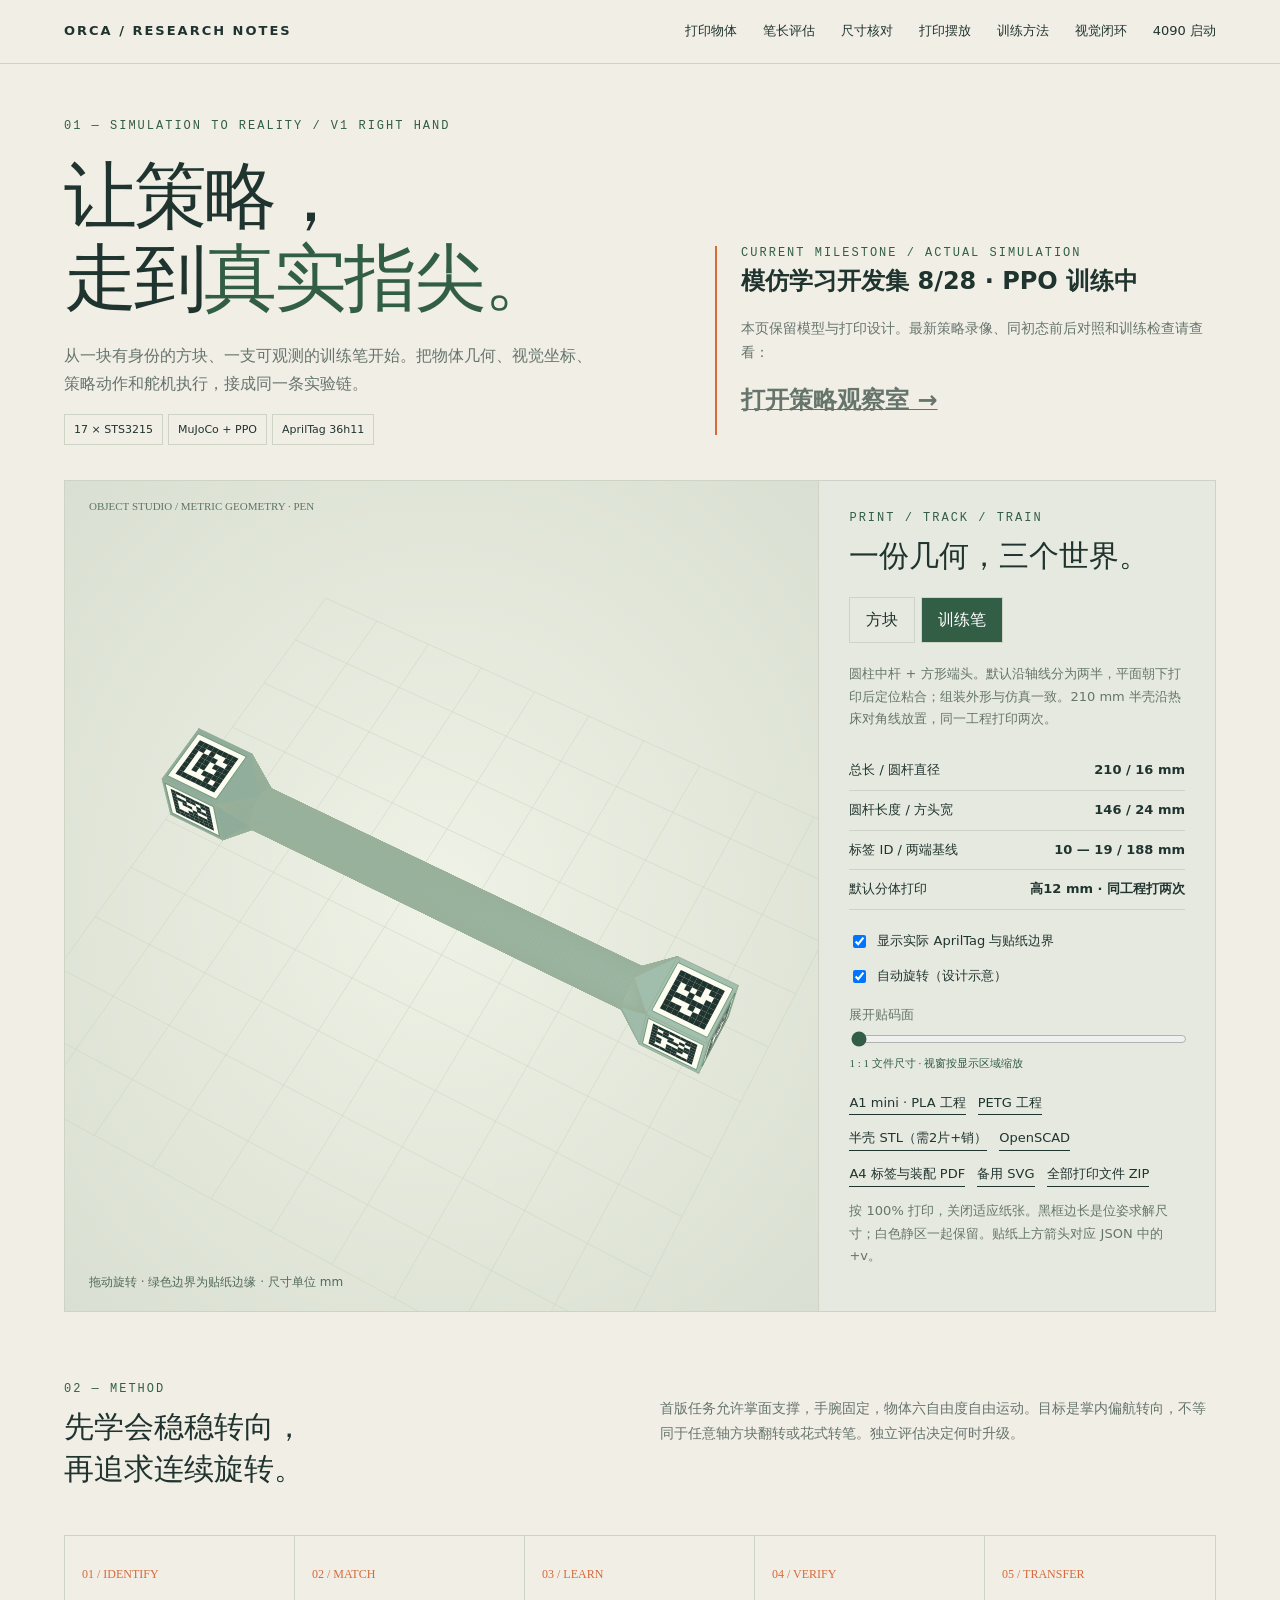
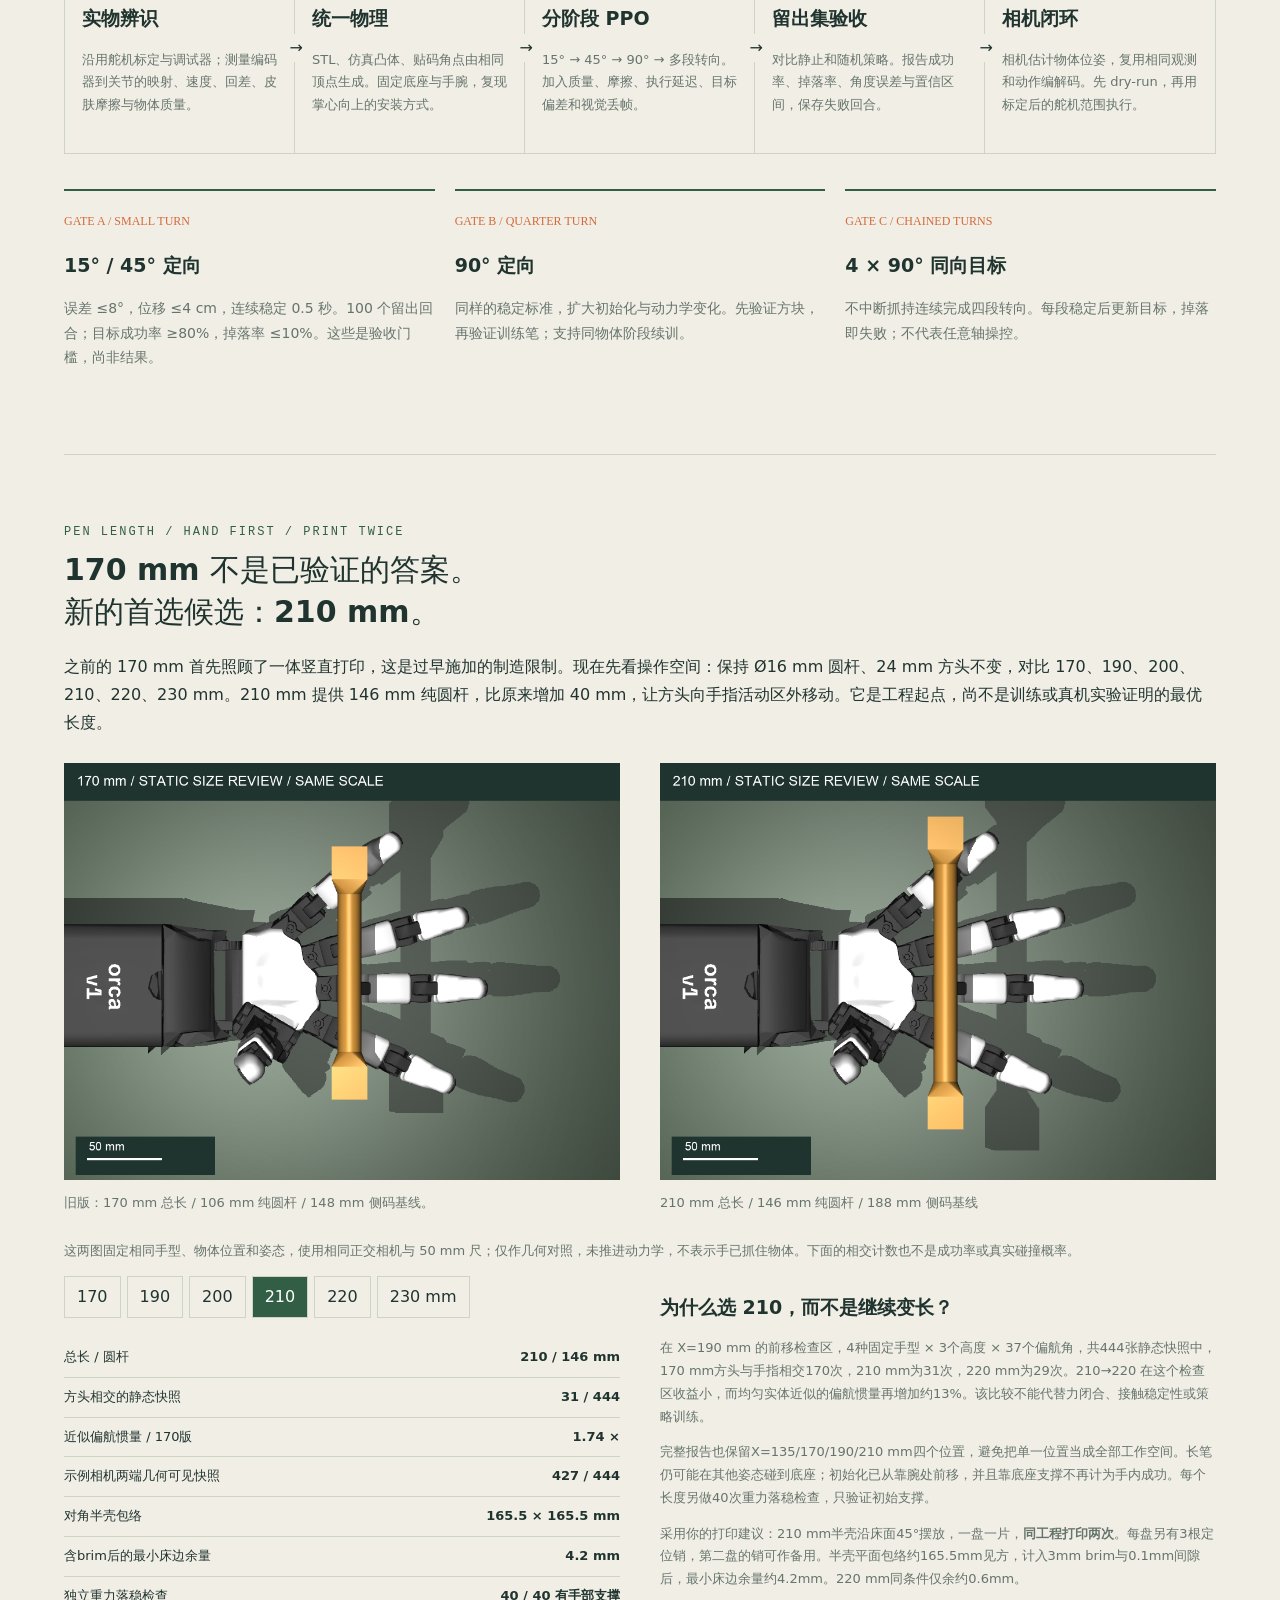
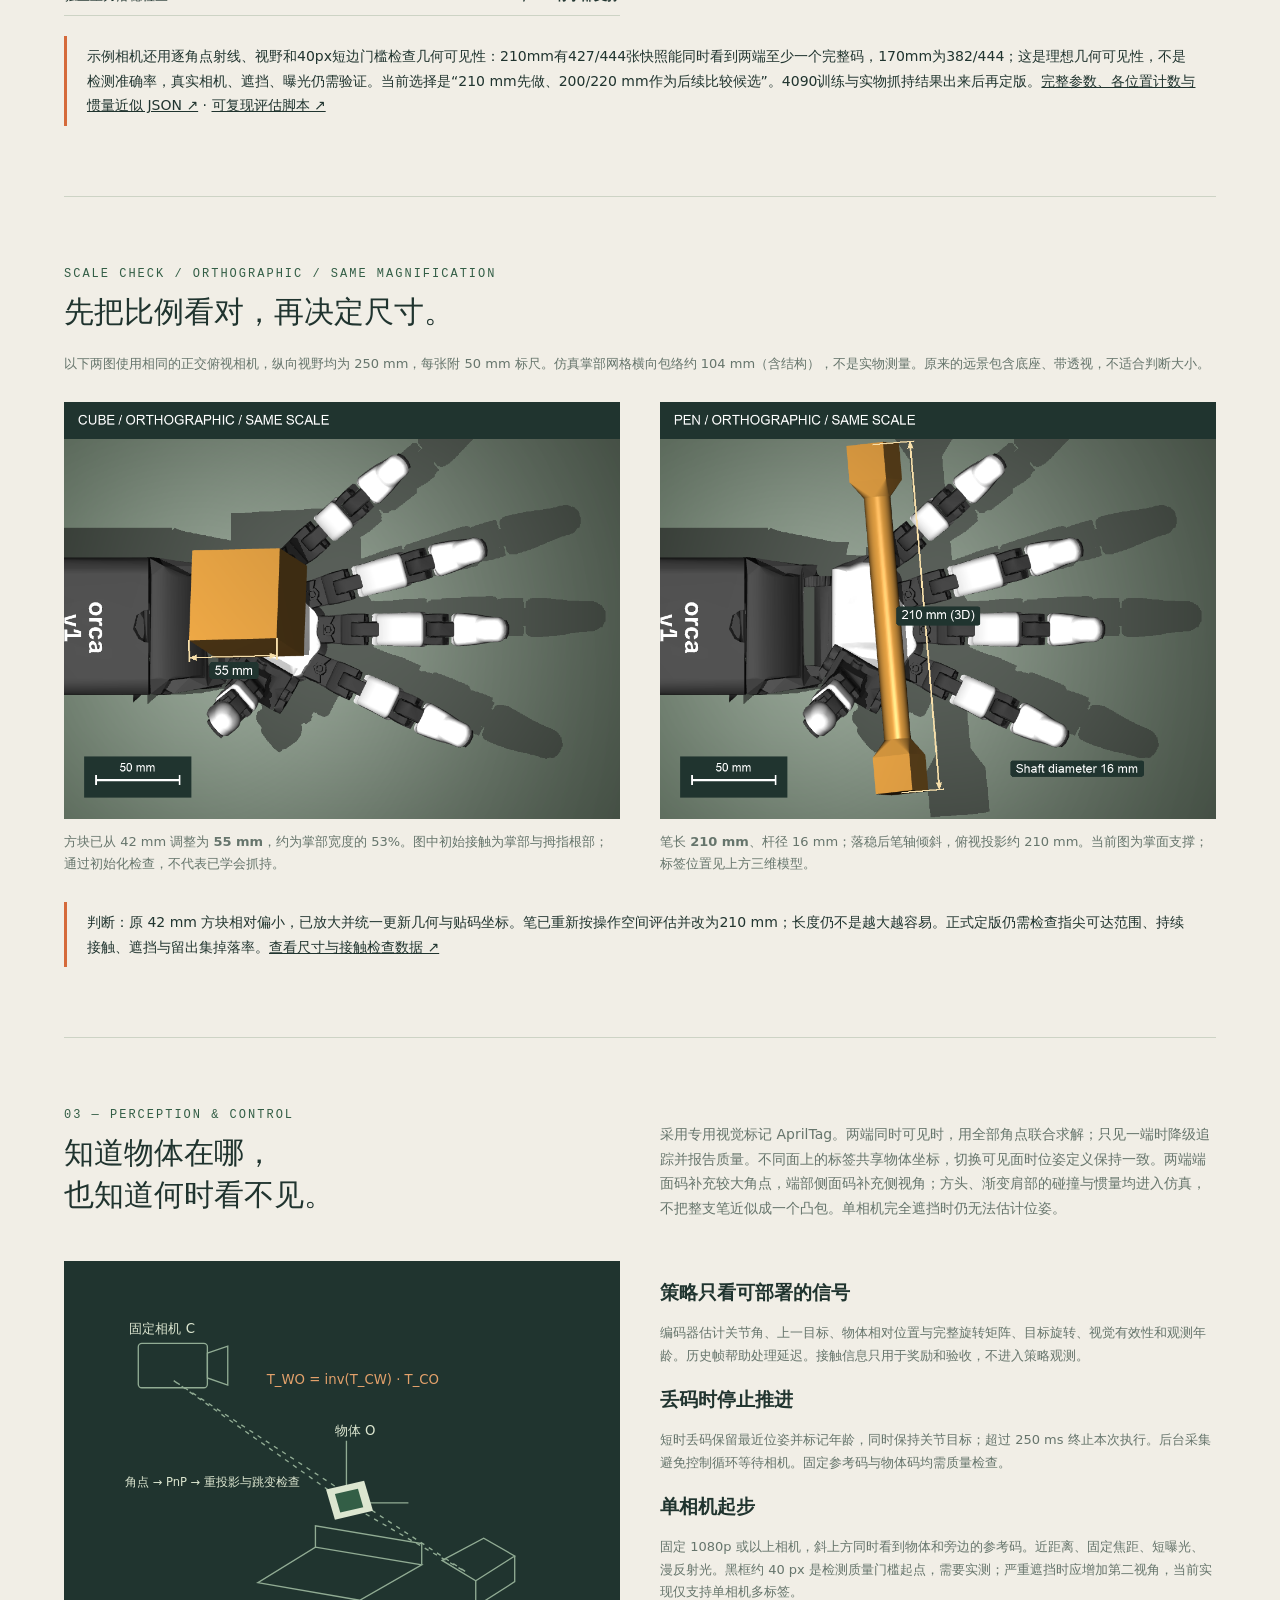
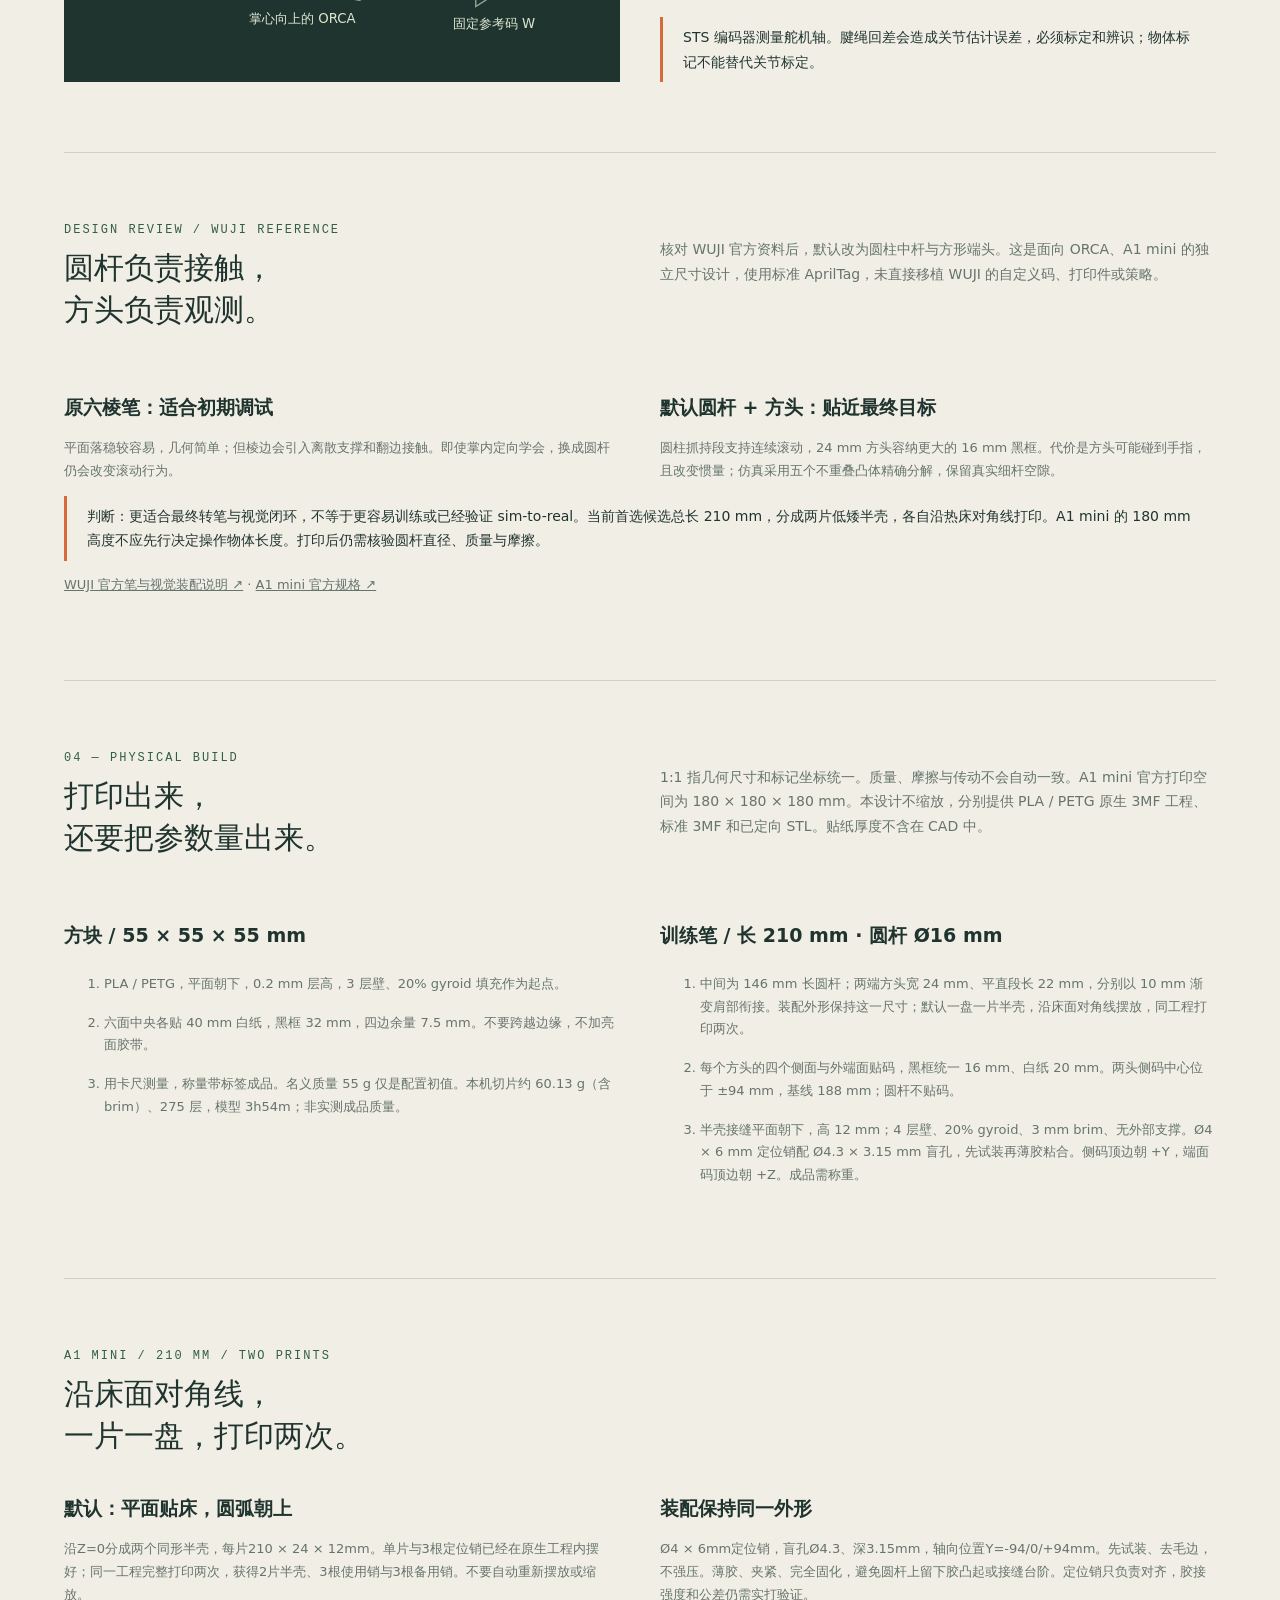
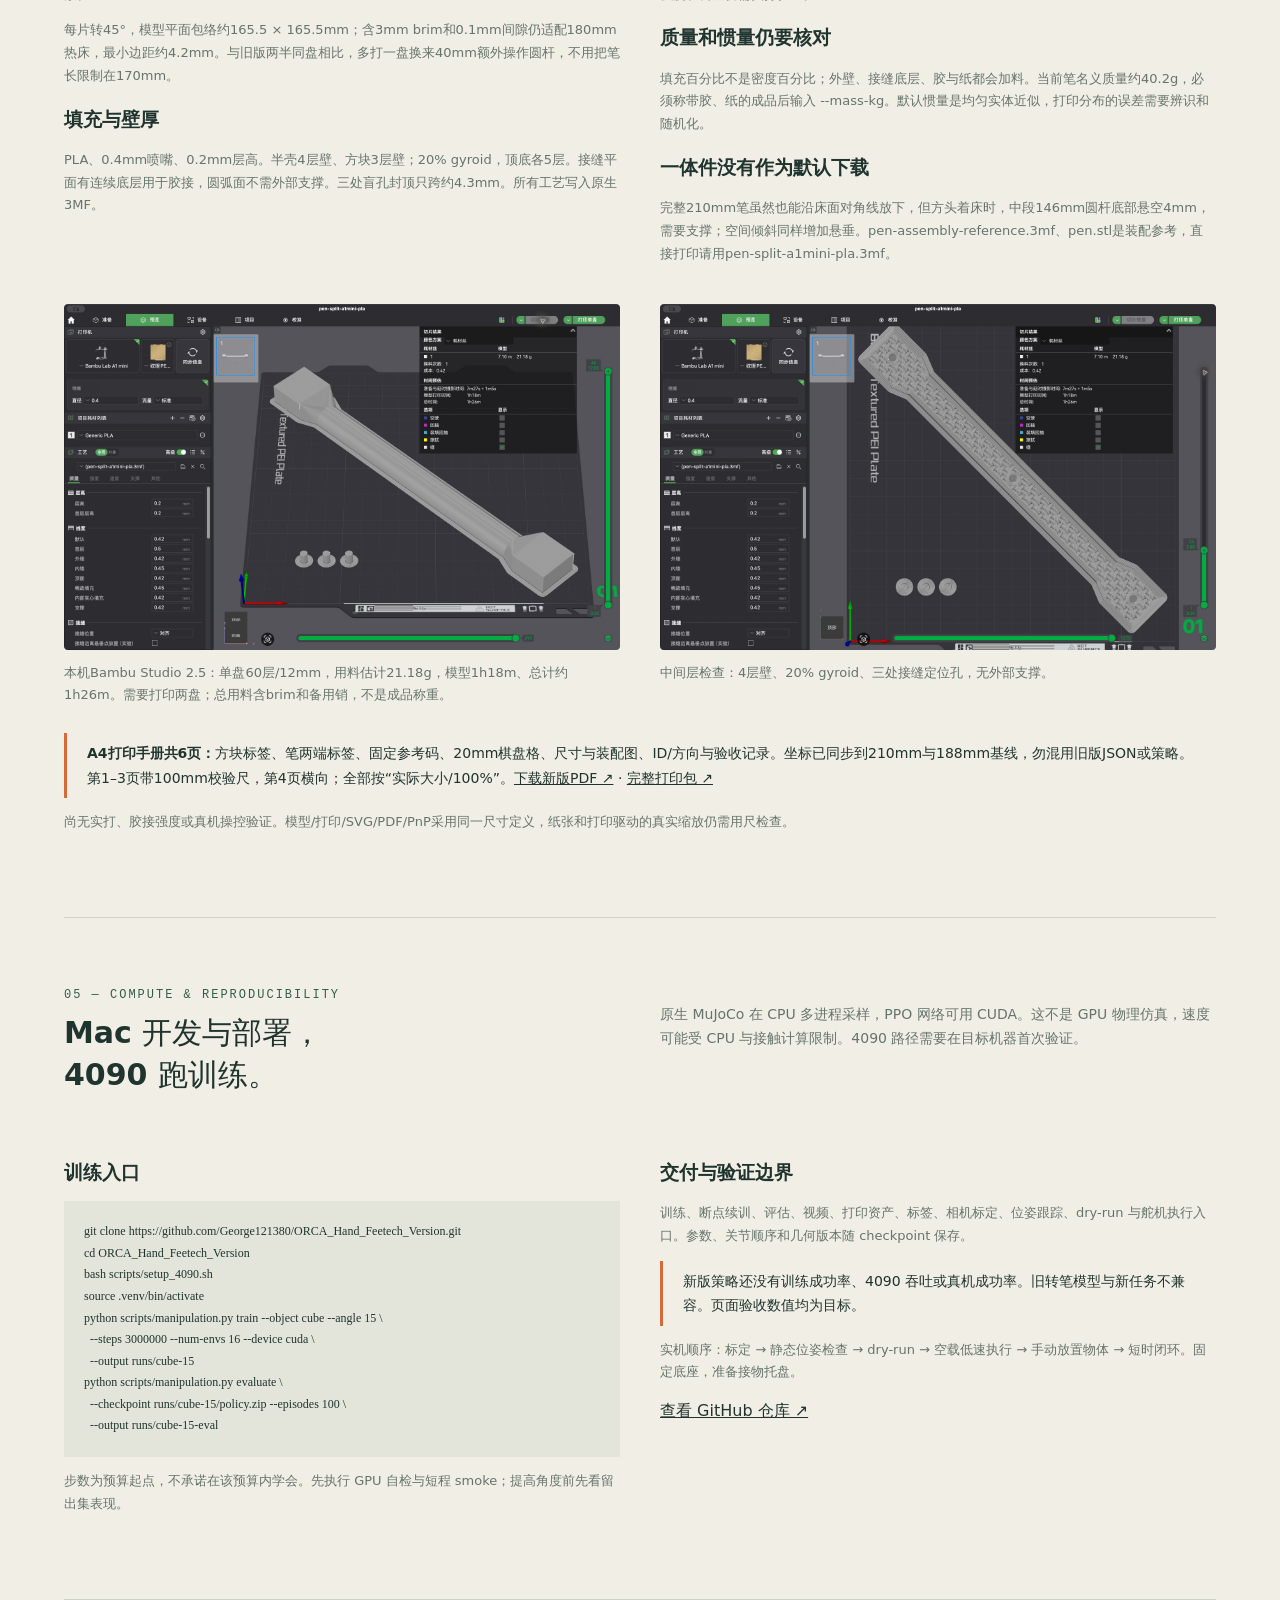
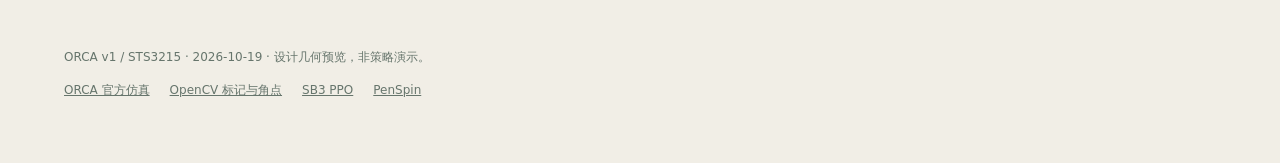
<file: docs/sim2real/index.html>
<!doctype html>
<html lang="zh-CN"><head><meta charset="utf-8"><meta name="viewport" content="width=device-width,initial-scale=1"><title>ORCA v1 · 从仿真到指尖</title><link rel="stylesheet" href="style.css"></head><body>
<nav><a class="brand" href="#">ORCA / RESEARCH NOTES</a><div><a href="#objects">打印物体</a><a href="#length-review">笔长评估</a><a href="#scale">尺寸核对</a><a href="#printing">打印摆放</a><a href="#method">训练方法</a><a href="#real">视觉闭环</a><a href="#run">4090 启动</a></div></nav>
<main class="wrap"><header><div><div class="eyebrow">01 — SIMULATION TO REALITY / V1 RIGHT HAND</div><h1>让策略，<br>走到<i>真实指尖。</i></h1><p>从一块有身份的方块、一支可观测的训练笔开始。把物体几何、视觉坐标、策略动作和舵机执行，接成同一条实验链。</p><span class="badge">17 × STS3215</span> <span class="badge">MuJoCo + PPO</span> <span class="badge">AprilTag 36h11</span></div><div class="status"><div class="eyebrow">CURRENT MILESTONE / ACTUAL SIMULATION</div><strong>模仿学习开发集 8/28 · PPO 训练中</strong><p>本页保留模型与打印设计。最新策略录像、同初态前后对照和训练检查请查看：</p><p><a href="policy.html"><strong>打开策略观察室 →</strong></a></p></div></header>
<section id="objects" class="lab"><div class="viewport"><div class="label">OBJECT STUDIO / METRIC GEOMETRY · <span id="objectName">CUBE</span></div><canvas id="model" aria-label="可拖动旋转的三维物体模型"></canvas><div class="viewnote">拖动旋转 · 绿色边界为贴纸边缘 · 尺寸单位 mm</div></div><aside class="inspector"><div class="eyebrow">PRINT / TRACK / TRAIN</div><h2>一份几何，三个世界。</h2><div class="tabs"><button id="cubeBtn" class="active">方块</button><button id="penBtn">训练笔</button></div><p class="small" id="description"></p><div class="facts" id="facts"></div><label class="toggle"><input type="checkbox" id="tags" checked>显示实际 AprilTag 与贴纸边界</label><label class="toggle"><input type="checkbox" id="spin" checked>自动旋转（设计示意）</label><label class="small" for="explode">展开贴码面</label><input type="range" id="explode" min="0" max="25" value="0"><div id="readout"></div><div class="downloads"><a id="print3mf" download>A1 mini · PLA 工程</a><a id="petg3mf" download>PETG 工程</a><a id="stl" download>已定向 STL</a><a id="cad" download>OpenSCAD</a><a href="print-kit-a4.pdf" download>A4 标签与装配 PDF</a><a href="tags-a4.svg" download>备用 SVG</a><a href="a1mini-print-pack.zip" download>全部打印文件 ZIP</a></div><p class="small">按 100% 打印，关闭适应纸张。黑框边长是位姿求解尺寸；白色静区一起保留。贴纸上方箭头对应 JSON 中的 +v。</p></aside></section>
<section id="method" class="section"><div class="sectionhead"><div><div class="eyebrow">02 — METHOD</div><h2>先学会稳稳转向，<br>再追求连续旋转。</h2></div><p>首版任务允许掌面支撑，手腕固定，物体六自由度自由运动。目标是掌内偏航转向，不等同于任意轴方块翻转或花式转笔。独立评估决定何时升级。</p></div>
<div class="flow"><article><span class="num">01 / IDENTIFY</span><h3>实物辨识</h3><p>沿用舵机标定与调试器；测量编码器到关节的映射、速度、回差、皮肤摩擦与物体质量。</p></article><article><span class="num">02 / MATCH</span><h3>统一物理</h3><p>STL、仿真凸体、贴码角点由相同顶点生成。固定底座与手腕，复现掌心向上的安装方式。</p></article><article><span class="num">03 / LEARN</span><h3>分阶段 PPO</h3><p>15° → 45° → 90° → 多段转向。加入质量、摩擦、执行延迟、目标偏差和视觉丢帧。</p></article><article><span class="num">04 / VERIFY</span><h3>留出集验收</h3><p>对比静止和随机策略。报告成功率、掉落率、角度误差与置信区间，保存失败回合。</p></article><article><span class="num">05 / TRANSFER</span><h3>相机闭环</h3><p>相机估计物体位姿，复用相同观测和动作编解码。先 dry-run，再用标定后的舵机范围执行。</p></article></div>
<div class="stages"><article><span class="num">GATE A / SMALL TURN</span><h3>15° / 45° 定向</h3><p>误差 ≤8°，位移 ≤4 cm，连续稳定 0.5 秒。100 个留出回合；目标成功率 ≥80%，掉落率 ≤10%。这些是验收门槛，尚非结果。</p></article><article><span class="num">GATE B / QUARTER TURN</span><h3>90° 定向</h3><p>同样的稳定标准，扩大初始化与动力学变化。先验证方块，再验证训练笔；支持同物体阶段续训。</p></article><article><span class="num">GATE C / CHAINED TURNS</span><h3>4 × 90° 同向目标</h3><p>不中断抓持连续完成四段转向。每段稳定后更新目标，掉落即失败；不代表任意轴操控。</p></article></div></section>
<section id="length-review" class="section"><div class="eyebrow">PEN LENGTH / HAND FIRST / PRINT TWICE</div><h2>170 mm 不是已验证的答案。<br>新的首选候选：210 mm。</h2><p>之前的 170 mm 首先照顾了一体竖直打印，这是过早施加的制造限制。现在先看操作空间：保持 Ø16 mm 圆杆、24 mm 方头不变，对比 170、190、200、210、220、230 mm。210 mm 提供 146 mm 纯圆杆，比原来增加 40 mm，让方头向手指活动区外移动。它是工程起点，尚不是训练或真机实验证明的最优长度。</p><div class="split scaleviews"><figure><img src="pen-size-170.png" alt="170毫米旧笔与手的静态同尺度尺寸对照"><figcaption class="small">旧版：170 mm 总长 / 106 mm 纯圆杆 / 148 mm 侧码基线。</figcaption></figure><figure><img id="sizeCandidate" src="pen-size-210.png" alt="210毫米候选笔的静态同尺度尺寸对照"><figcaption class="small" id="sizeCandidateCaption">210 mm 总长 / 146 mm 纯圆杆 / 188 mm 侧码基线。</figcaption></figure></div><p class="small">这两图固定相同手型、物体位置和姿态，使用相同正交相机与 50 mm 尺；仅作几何对照，未推进动力学，不表示手已抓住物体。下面的相交计数也不是成功率或真实碰撞概率。</p><div class="split"><div><div class="tabs sizebuttons"><button data-pen-length="170">170</button><button data-pen-length="190">190</button><button data-pen-length="200">200</button><button data-pen-length="210" class="active">210</button><button data-pen-length="220">220</button><button data-pen-length="230">230 mm</button></div><div class="facts" id="sizeFacts"></div></div><div><h3>为什么选 210，而不是继续变长？</h3><p class="small">在 X=190 mm 的前移检查区，4种固定手型 × 3个高度 × 37个偏航角，共444张静态快照中，170 mm方头与手指相交170次，210 mm为31次，220 mm为29次。210→220 在这个检查区收益小，而均匀实体近似的偏航惯量再增加约13%。该比较不能代替力闭合、接触稳定性或策略训练。</p><p class="small">完整报告也保留X=135/170/190/210 mm四个位置，避免把单一位置当成全部工作空间。长笔仍可能在其他姿态碰到底座；初始化已从靠腕处前移，并且靠底座支撑不再计为手内成功。每个长度另做40次重力落稳检查，只验证初始支撑。</p><p class="small">采用你的打印建议：210 mm半壳沿床面45°摆放，一盘一片，<strong>同工程打印两次</strong>。每盘另有3根定位销，第二盘的销可作备用。半壳平面包络约165.5mm见方，计入3mm brim与0.1mm间隙后，最小床边余量约4.2mm。220 mm同条件仅余约0.6mm。</p></div></div><div class="callout">示例相机还用逐角点射线、视野和40px短边门槛检查几何可见性：210mm有427/444张快照能同时看到两端至少一个完整码，170mm为382/444；这是理想几何可见性，不是检测准确率，真实相机、遮挡、曝光仍需验证。当前选择是“210 mm先做、200/220 mm作为后续比较候选”。4090训练与实物抓持结果出来后再定版。<a href="pen-size-review.json">完整参数、各位置计数与惯量近似 JSON ↗</a> · <a href="https://github.com/George121380/ORCA_Hand_Feetech_Version/blob/main/scripts/assess_pen_size.py">可复现评估脚本 ↗</a></div></section><section id="scale" class="section"><div class="eyebrow">SCALE CHECK / ORTHOGRAPHIC / SAME MAGNIFICATION</div><h2>先把比例看对，再决定尺寸。</h2><p class="small">以下两图使用相同的正交俯视相机，纵向视野均为 250 mm，每张附 50 mm 标尺。仿真掌部网格横向包络约 104 mm（含结构），不是实物测量。原来的远景包含底座、带透视，不适合判断大小。</p><div class="split scaleviews"><figure><a href="scene-cube-scale.png"><img src="scene-cube-scale.png" alt="55毫米方块与ORCA手掌同尺度俯视图，附50毫米标尺"></a><figcaption class="small">方块已从 42 mm 调整为 <strong>55 mm</strong>，约为掌部宽度的 53%。图中初始接触为掌部与拇指根部；通过初始化检查，不代表已学会抓持。</figcaption></figure><figure><a href="scene-pen-scale.png"><img src="scene-pen-scale.png" alt="210毫米圆杆训练笔与ORCA手同尺度俯视图，附50毫米标尺"></a><figcaption class="small">笔长 <strong>210 mm</strong>、杆径 16 mm；落稳后笔轴倾斜，俯视投影约 210 mm。当前图为掌面支撑；标签位置见上方三维模型。</figcaption></figure></div><div class="callout">判断：原 42 mm 方块相对偏小，已放大并统一更新几何与贴码坐标。笔已重新按操作空间评估并改为210 mm；长度仍不是越大越容易。正式定版仍需检查指尖可达范围、持续接触、遮挡与留出集掉落率。<a href="scale-check.json">查看尺寸与接触检查数据 ↗</a></div></section><section id="real" class="section"><div class="sectionhead"><div><div class="eyebrow">03 — PERCEPTION & CONTROL</div><h2>知道物体在哪，<br>也知道何时看不见。</h2></div><p>采用专用视觉标记 AprilTag。两端同时可见时，用全部角点联合求解；只见一端时降级追踪并报告质量。不同面上的标签共享物体坐标，切换可见面时位姿定义保持一致。两端端面码补充较大角点，端部侧面码补充侧视角；方头、渐变肩部的碰撞与惯量均进入仿真，不把整支笔近似成一个凸包。单相机完全遮挡时仍无法估计位姿。</p></div>
<div class="split"><div class="diagram"><svg viewBox="0 0 560 370" role="img" aria-label="相机与参考码坐标示意"><g stroke="#91ac94" stroke-width="1.5" fill="none"><path d="M90 82 L285 220 L420 298 L90 82" stroke-dasharray="5 6"/><rect x="50" y="40" width="78" height="50" rx="4"/><path d="M128 51 L151 43 L151 87 L128 79 Z"/><path d="M185 310 L300 330 L370 290 L250 270 Z"/><path d="M250 270 L250 246 L370 266 L370 290"/><path d="M393 285 L440 260 L475 280 L431 308 Z"/><path d="M431 308 L431 337 L475 309 L475 280"/><path d="M285 220 L355 220 M285 220 L285 150"/></g><g fill="#dce6d0" font-size="15" font-family="system-ui"><text x="40" y="28">固定相机 C</text><text x="175" y="356">掌心向上的 ORCA</text><text x="405" y="361">固定参考码 W</text><text x="272" y="143">物体 O</text><text x="195" y="86" fill="#e3a16b">T_WO = inv(T_CW) · T_CO</text><text x="35" y="201" font-size="13">角点 → PnP → 重投影与跳变检查</text></g><g fill="#dce6d0" transform="translate(262 205)"><path d="M0 0 L43 -10 L53 24 L10 34 Z"/><path fill="#335e46" d="M10 5 L36 -1 L42 20 L16 26 Z"/></g></svg></div><div><h3>策略只看可部署的信号</h3><p class="small">编码器估计关节角、上一目标、物体相对位置与完整旋转矩阵、目标旋转、视觉有效性和观测年龄。历史帧帮助处理延迟。接触信息只用于奖励和验收，不进入策略观测。</p><h3>丢码时停止推进</h3><p class="small">短时丢码保留最近位姿并标记年龄，同时保持关节目标；超过 250 ms 终止本次执行。后台采集避免控制循环等待相机。固定参考码与物体码均需质量检查。</p><h3>单相机起步</h3><p class="small">固定 1080p 或以上相机，斜上方同时看到物体和旁边的参考码。近距离、固定焦距、短曝光、漫反射光。黑框约 40 px 是检测质量门槛起点，需要实测；严重遮挡时应增加第二视角，当前实现仅支持单相机多标签。</p><div class="callout">STS 编码器测量舵机轴。腱绳回差会造成关节估计误差，必须标定和辨识；物体标记不能替代关节标定。</div></div></div></section>
<section class="section"><div class="sectionhead"><div><div class="eyebrow">DESIGN REVIEW / WUJI REFERENCE</div><h2>圆杆负责接触，<br>方头负责观测。</h2></div><p>核对 WUJI 官方资料后，默认改为圆柱中杆与方形端头。这是面向 ORCA、A1 mini 的独立尺寸设计，使用标准 AprilTag，未直接移植 WUJI 的自定义码、打印件或策略。</p></div><div class="split"><div><h3>原六棱笔：适合初期调试</h3><p class="small">平面落稳较容易，几何简单；但棱边会引入离散支撑和翻边接触。即使掌内定向学会，换成圆杆仍会改变滚动行为。</p></div><div><h3>默认圆杆 + 方头：贴近最终目标</h3><p class="small">圆柱抓持段支持连续滚动，24 mm 方头容纳更大的 16 mm 黑框。代价是方头可能碰到手指，且改变惯量；仿真采用五个不重叠凸体精确分解，保留真实细杆空隙。</p></div></div><div class="callout">判断：更适合最终转笔与视觉闭环，不等于更容易训练或已经验证 sim-to-real。当前首选候选总长 210 mm，分成两片低矮半壳，各自沿热床对角线打印。A1 mini 的 180 mm 高度不应先行决定操作物体长度。打印后仍需核验圆杆直径、质量与摩擦。</div><p class="small"><a href="https://github.com/wuji-technology/wuji-mjlab/blob/main/src/wuji_mjlab/tasks/pen_spin/docs/setup.md">WUJI 官方笔与视觉装配说明 ↗</a> · <a href="https://us.store.bambulab.com/products/a1-mini">A1 mini 官方规格 ↗</a></p></section><section class="section"><div class="sectionhead"><div><div class="eyebrow">04 — PHYSICAL BUILD</div><h2>打印出来，<br>还要把参数量出来。</h2></div><p>1:1 指几何尺寸和标记坐标统一。质量、摩擦与传动不会自动一致。A1 mini 官方打印空间为 180 × 180 × 180 mm。本设计不缩放，分别提供 PLA / PETG 原生 3MF 工程、标准 3MF 和已定向 STL。贴纸厚度不含在 CAD 中。</p></div><div class="split"><div><h3>方块 / 55 × 55 × 55 mm</h3><ol class="small"><li>PLA / PETG，平面朝下，0.2 mm 层高，3 层壁、20% gyroid 填充作为起点。</li><li>六面中央各贴 40 mm 白纸，黑框 32 mm，四边余量 7.5 mm。不要跨越边缘，不加亮面胶带。</li><li>用卡尺测量，称量带标签成品。名义质量 55 g 仅是配置初值。本机切片约 60.13 g（含 brim）、275 层，模型 3h54m；非实测成品质量。</li></ol></div><div><h3>训练笔 / 长 210 mm · 圆杆 Ø16 mm</h3><ol class="small"><li>中间为 146 mm 长圆杆；两端方头宽 24 mm、平直段长 22 mm，分别以 10 mm 渐变肩部衔接。装配外形保持这一尺寸；默认一盘一片半壳，沿床面对角线摆放，同工程打印两次。</li><li>每个方头的四个侧面与外端面贴码，黑框统一 16 mm、白纸 20 mm。两头侧码中心位于 ±94 mm，基线 188 mm；圆杆不贴码。</li><li>半壳接缝平面朝下，高 12 mm；4 层壁、20% gyroid、3 mm brim、无外部支撑。Ø4 × 6 mm 定位销配 Ø4.3 × 3.15 mm 盲孔，先试装再薄胶粘合。侧码顶边朝 +Y，端面码顶边朝 +Z。成品需称重。</li></ol></div></div></section>
<section id="printing" class="section"><div class="eyebrow">A1 MINI / 210 MM / TWO PRINTS</div><h2>沿床面对角线，<br>一片一盘，打印两次。</h2><div class="split"><div><h3>默认：平面贴床，圆弧朝上</h3><p class="small">沿Z=0分成两个同形半壳，每片210 × 24 × 12mm。单片与3根定位销已经在原生工程内摆好；同一工程完整打印两次，获得2片半壳、3根使用销与3根备用销。不要自动重新摆放或缩放。</p><p class="small">每片转45°，模型平面包络约165.5 × 165.5mm；含3mm brim和0.1mm间隙仍适配180mm热床，最小边距约4.2mm。与旧版两半同盘相比，多打一盘换来40mm额外操作圆杆，不用把笔长限制在170mm。</p><h3>填充与壁厚</h3><p class="small">PLA、0.4mm喷嘴、0.2mm层高。半壳4层壁、方块3层壁；20% gyroid，顶底各5层。接缝平面有连续底层用于胶接，圆弧面不需外部支撑。三处盲孔封顶只跨约4.3mm。所有工艺写入原生3MF。</p></div><div><h3>装配保持同一外形</h3><p class="small">Ø4 × 6mm定位销，盲孔Ø4.3、深3.15mm，轴向位置Y=-94/0/+94mm。先试装、去毛边，不强压。薄胶、夹紧、完全固化，避免圆杆上留下胶凸起或接缝台阶。定位销只负责对齐，胶接强度和公差仍需实打验证。</p><h3>质量和惯量仍要核对</h3><p class="small">填充百分比不是密度百分比；外壁、接缝底层、胶与纸都会加料。当前笔名义质量约40.2g，必须称带胶、纸的成品后输入 --mass-kg。默认惯量是均匀实体近似，打印分布的误差需要辨识和随机化。</p><h3>一体件没有作为默认下载</h3><p class="small">完整210mm笔虽然也能沿床面对角线放下，但方头着床时，中段146mm圆杆底部悬空4mm，需要支撑；空间倾斜同样增加悬垂。pen-assembly-reference.3mf、pen.stl是装配参考，直接打印请用pen-split-a1mini-pla.3mf。</p></div></div><div class="split scaleviews"><figure><a href="a1mini-210-slice.png"><img src="a1mini-210-slice.png" alt="210毫米半壳沿A1 mini床面对角线摆放，60层12毫米"></a><figcaption class="small">本机Bambu Studio 2.5：单盘60层/12mm，用料估计21.18g，模型1h18m、总计约1h26m。需要打印两盘；总用料含brim和备用销，不是成品称重。</figcaption></figure><figure><a href="a1mini-210-infill.png"><img src="a1mini-210-infill.png" alt="210毫米半壳中间层填充与定位孔"></a><figcaption class="small">中间层检查：4层壁、20% gyroid、三处接缝定位孔，无外部支撑。</figcaption></figure></div><div class="callout"><strong>A4打印手册共6页：</strong>方块标签、笔两端标签、固定参考码、20mm棋盘格、尺寸与装配图、ID/方向与验收记录。坐标已同步到210mm与188mm基线，勿混用旧版JSON或策略。第1–3页带100mm校验尺，第4页横向；全部按“实际大小/100%”。<a href="print-kit-a4.pdf" download>下载新版PDF ↗</a> · <a href="a1mini-print-pack.zip" download>完整打印包 ↗</a></div><p class="small">尚无实打、胶接强度或真机操控验证。模型/打印/SVG/PDF/PnP采用同一尺寸定义，纸张和打印驱动的真实缩放仍需用尺检查。</p></section><section id="run" class="section"><div class="sectionhead"><div><div class="eyebrow">05 — COMPUTE & REPRODUCIBILITY</div><h2>Mac 开发与部署，<br>4090 跑训练。</h2></div><p>原生 MuJoCo 在 CPU 多进程采样，PPO 网络可用 CUDA。这不是 GPU 物理仿真，速度可能受 CPU 与接触计算限制。4090 路径需要在目标机器首次验证。</p></div><div class="split"><div><h3>训练入口</h3><pre class="code">git clone https://github.com/George121380/ORCA_Hand_Feetech_Version.git
cd ORCA_Hand_Feetech_Version
bash scripts/setup_4090.sh
source .venv/bin/activate
python scripts/manipulation.py train --object cube --angle 15 \
  --steps 3000000 --num-envs 16 --device cuda \
  --output runs/cube-15
python scripts/manipulation.py evaluate \
  --checkpoint runs/cube-15/policy.zip --episodes 100 \
  --output runs/cube-15-eval</pre><p class="small">步数为预算起点，不承诺在该预算内学会。先执行 GPU 自检与短程 smoke；提高角度前先看留出集表现。</p></div><div><h3>交付与验证边界</h3><p class="small">训练、断点续训、评估、视频、打印资产、标签、相机标定、位姿跟踪、dry-run 与舵机执行入口。参数、关节顺序和几何版本随 checkpoint 保存。</p><div class="callout">新版策略还没有训练成功率、4090 吞吐或真机成功率。旧转笔模型与新任务不兼容。页面验收数值均为目标。</div><p class="small">实机顺序：标定 → 静态位姿检查 → dry-run → 空载低速执行 → 手动放置物体 → 短时闭环。固定底座，准备接物托盘。</p><a href="https://github.com/George121380/ORCA_Hand_Feetech_Version">查看 GitHub 仓库 ↗</a></div></div></section>
<footer class="footer"><p>ORCA v1 / STS3215 · 2026-10-19 · 设计几何预览，非策略演示。</p><div class="sources"><a href="https://github.com/orcahand/orca_sim">ORCA 官方仿真</a><a href="https://docs.opencv.org/4.x/d5/dae/tutorial_aruco_detection.html">OpenCV 标记与角点</a><a href="https://stable-baselines3.readthedocs.io/en/master/modules/ppo.html">SB3 PPO</a><a href="https://penspin.github.io/">PenSpin</a></div><p id="boot" role="status"></p></footer></main><script src="viewer.js"></script><script src="size-review.js"></script></body></html>
</file>
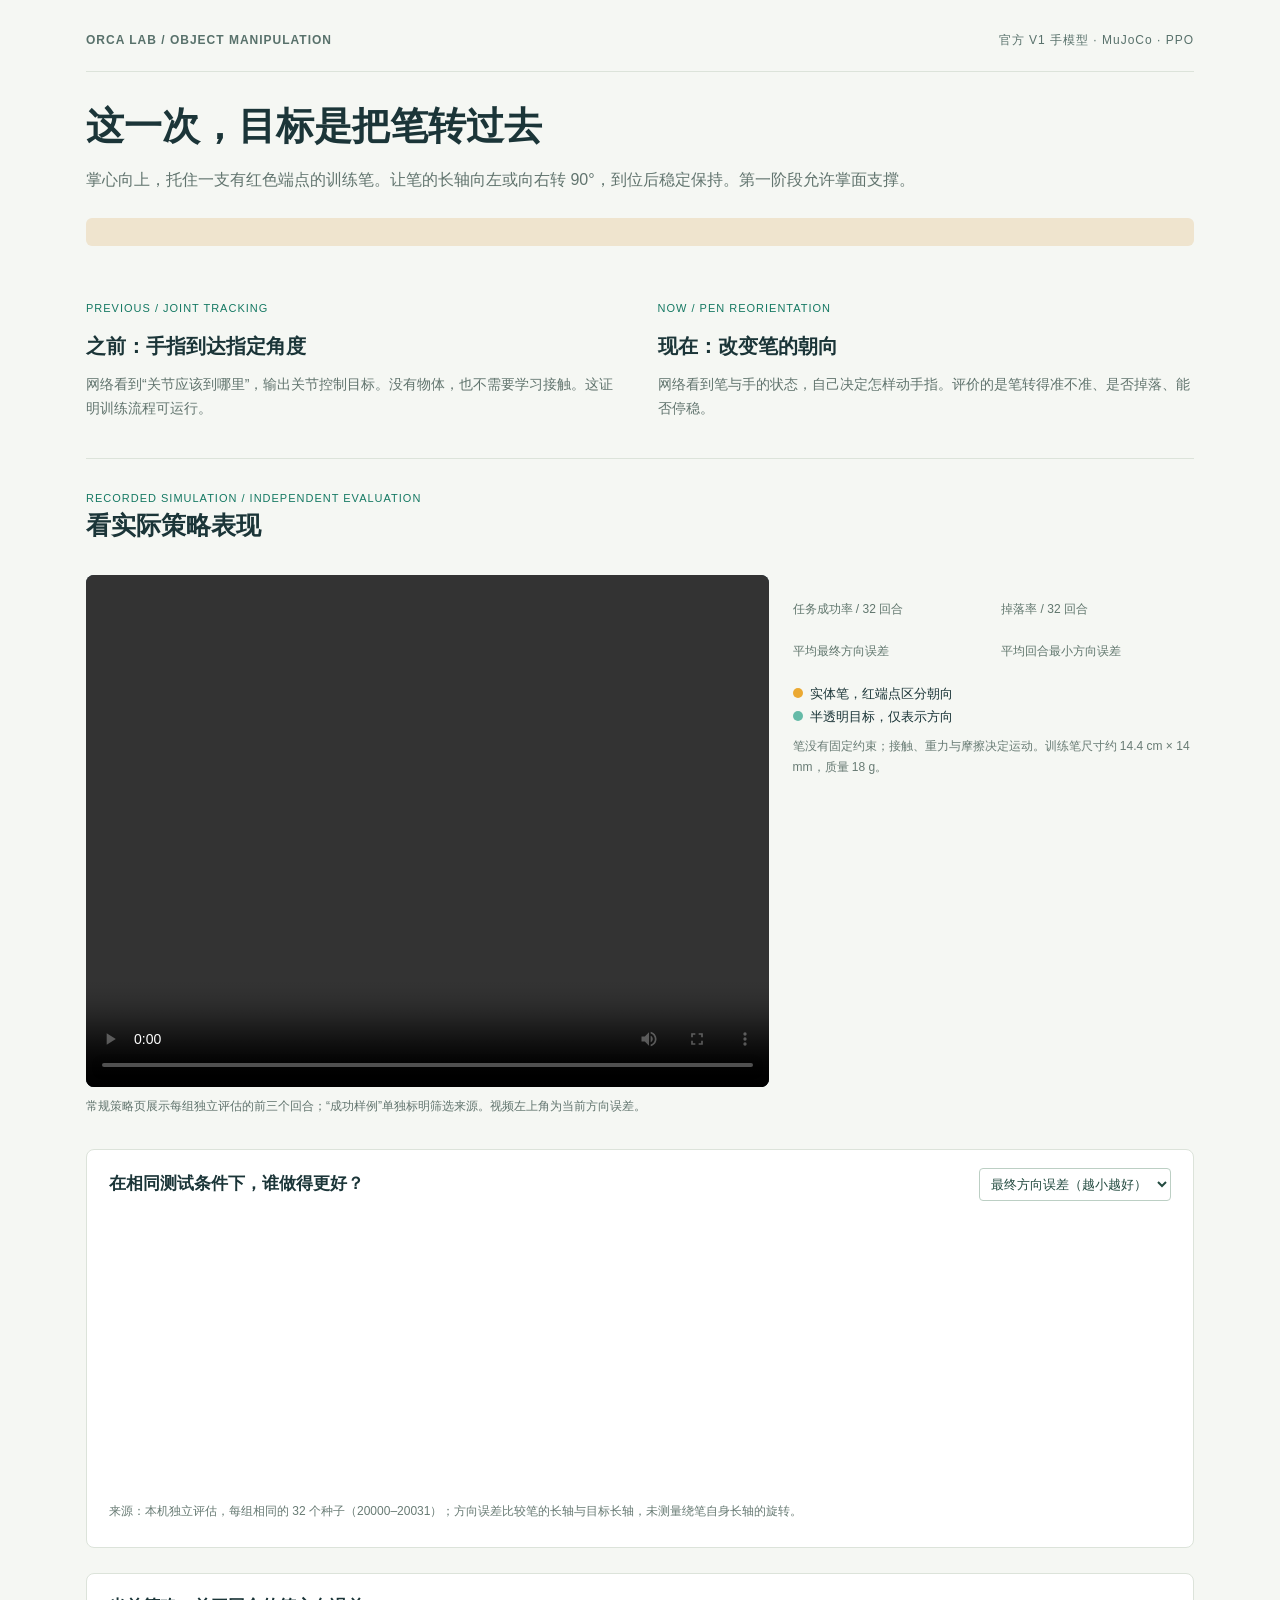
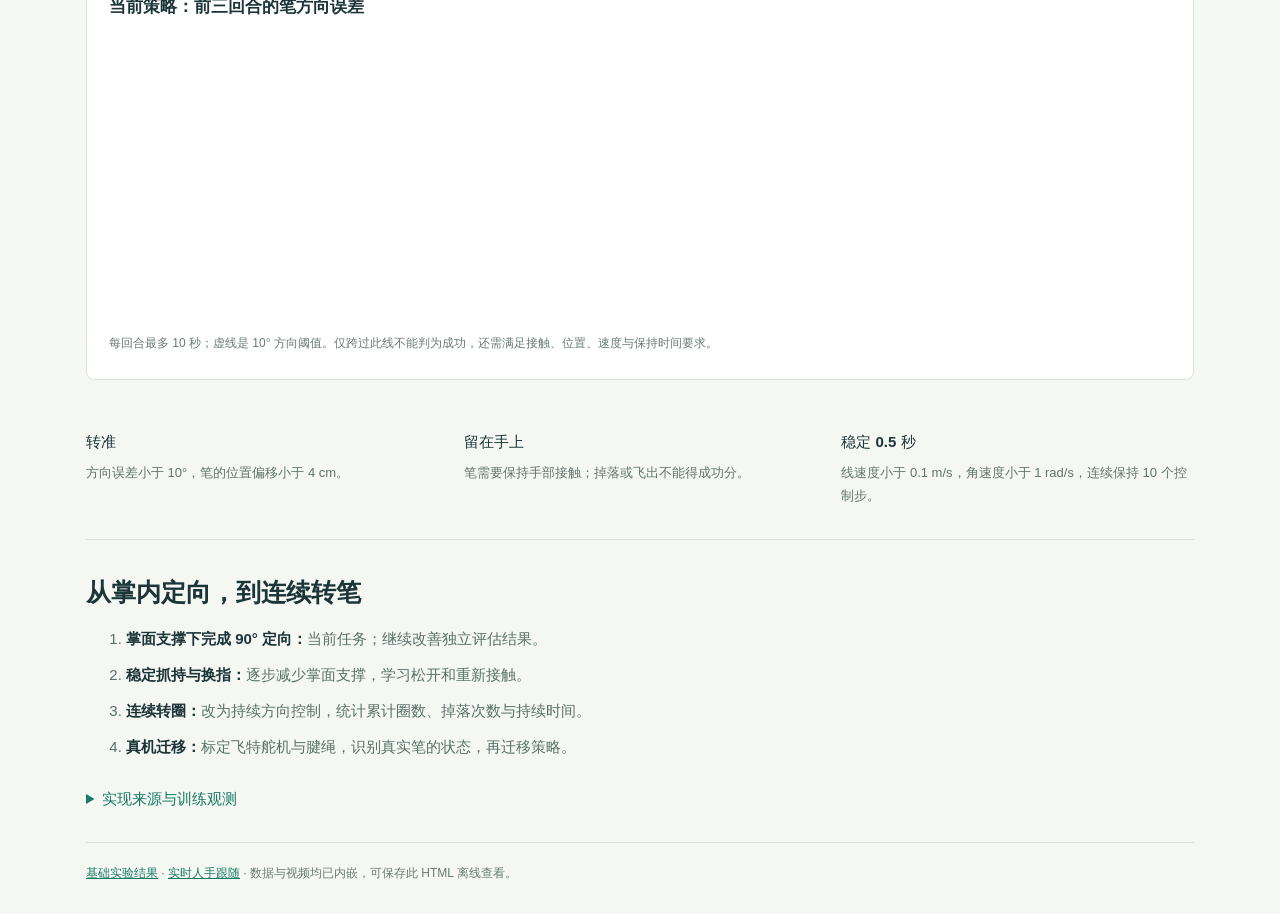
<file: scripts/pen_results.template.html>
<!doctype html><html lang="zh-CN"><head><meta charset="utf-8"><meta name="viewport" content="width=device-width,initial-scale=1"><title>ORCA · 掌内转笔实验</title><link rel="icon" href="data:,">
<style>
*{box-sizing:border-box}body{margin:0;background:#f5f7f3;color:#1b3538;font:15px/1.75 -apple-system,BlinkMacSystemFont,"PingFang SC",sans-serif}.wrap{max-width:1160px;margin:auto;padding:30px 26px}header{display:flex;justify-content:space-between;border-bottom:1px solid #dce3da;padding:0 0 20px;font-size:12px;letter-spacing:1px;color:#58716b}a{color:#167b62}h1{font-size:38px;line-height:1.3;margin:30px 0 15px}h2{font-size:25px;line-height:1.4;margin:0 0 16px}p{margin:7px 0;color:#61746e}.lead{max-width:860px;font-size:16px}.status{background:#efe4ce;padding:14px 18px;border-radius:6px;margin:24px 0}.status strong{font-weight:600}.comparison{display:grid;grid-template-columns:1fr 1fr;gap:35px;border-bottom:1px solid #dce3da;padding:24px 0 30px;margin-bottom:30px}.eyebrow{color:#157963;font-size:11px;letter-spacing:1px}.comparison h3{font-size:20px;margin:8px 0}.comparison p{font-size:14px}.tabs{display:flex;gap:8px;flex-wrap:wrap;margin:12px 0 16px}button{font:inherit;font-size:13px;cursor:pointer;background:#e5ece5;color:#244b40;padding:9px 15px;border:0;border-radius:4px}button.active{background:#1b3538;color:white}button:focus-visible,select:focus-visible{outline:3px solid #85aeca;outline-offset:3px}.video-layout{display:grid;grid-template-columns:1.7fr 1fr;gap:24px}video{width:100%;aspect-ratio:4/3;background:#1a303e;border-radius:8px;display:block}.caption{font-size:12px;margin-top:9px}.metrics{display:grid;grid-template-columns:1fr 1fr;gap:16px;margin:20px 0}.metric strong{display:block;font-size:28px;line-height:1.3;font-variant-numeric:tabular-nums}.metric span{font-size:12px;color:#60766d}.legend{font-size:13px;margin-top:15px}.dot{display:inline-block;width:10px;height:10px;border-radius:50%;margin-right:7px}.plot{margin:25px 0;background:#fff;border:1px solid #dce3da;border-radius:8px;padding:18px 22px}.plot-title{display:flex;align-items:center;justify-content:space-between;gap:15px}.plot-title h3{font-size:17px;margin:0}select{border:1px solid #bccfc4;border-radius:4px;padding:7px;background:white;color:#244b40;font:inherit;font-size:13px}svg{display:block;width:100%;height:auto}.small{font-size:12px;color:#687b74}.rule{display:grid;grid-template-columns:repeat(3,1fr);gap:25px;padding:24px 0;border-bottom:1px solid #dce3da}.rule b{font-weight:550}.rule p{font-size:13px}.roadmap{margin-top:35px}.roadmap li{margin:10px 0;color:#58716b}.roadmap strong{color:#1b3538}details{margin-top:25px}summary{cursor:pointer;color:#157963}footer{margin-top:30px;padding-top:20px;border-top:1px solid #dce3da;font-size:12px;color:#687b74}code{font-size:12px;overflow-wrap:anywhere}@media(max-width:760px){.wrap{padding:20px 16px}h1{font-size:30px}.comparison,.video-layout,.rule{grid-template-columns:1fr;gap:16px}.plot{padding:15px 10px}.plot-title{align-items:flex-start;flex-direction:column}header span{display:none}.metric strong{font-size:25px}}
</style></head><body><main class="wrap">
<header><strong>ORCA LAB / OBJECT MANIPULATION</strong><span>官方 V1 手模型 · MuJoCo · PPO</span></header>
<h1>这一次，目标是把笔转过去</h1>
<p class="lead">掌心向上，托住一支有红色端点的训练笔。让笔的长轴向左或向右转 90°，到位后稳定保持。第一阶段允许掌面支撑。</p>
<div class="status" id="conclusion"></div>
<section class="comparison"><div><span class="eyebrow">PREVIOUS / JOINT TRACKING</span><h3>之前：手指到达指定角度</h3><p>网络看到“关节应该到哪里”，输出关节控制目标。没有物体，也不需要学习接触。这证明训练流程可运行。</p></div><div><span class="eyebrow">NOW / PEN REORIENTATION</span><h3>现在：改变笔的朝向</h3><p>网络看到笔与手的状态，自己决定怎样动手指。评价的是笔转得准不准、是否掉落、能否停稳。</p></div></section>
<section><div class="eyebrow">RECORDED SIMULATION / INDEPENDENT EVALUATION</div><h2>看实际策略表现</h2><nav class="tabs" id="tabs" aria-label="选择对比策略"></nav>
<div class="video-layout"><div><video id="video" controls playsinline preload="metadata"></video><p class="caption">常规策略页展示每组独立评估的前三个回合；“成功样例”单独标明筛选来源。视频左上角为当前方向误差。</p></div><div><h3 id="policy-title"></h3><p id="policy-description"></p><div class="metrics"><div class="metric"><strong id="success"></strong><span>任务成功率 / 32 回合</span></div><div class="metric"><strong id="drop"></strong><span>掉落率 / 32 回合</span></div><div class="metric"><strong id="error"></strong><span>平均最终方向误差</span></div><div class="metric"><strong id="best"></strong><span>平均回合最小方向误差</span></div></div><div class="legend"><div><span class="dot" style="background:#eba932"></span>实体笔，红端点区分朝向</div><div><span class="dot" style="background:#65baa7"></span>半透明目标，仅表示方向</div></div><p class="small">笔没有固定约束；接触、重力与摩擦决定运动。训练笔尺寸约 14.4 cm × 14 mm，质量 18 g。</p></div></div>
</section>
<section class="plot"><div class="plot-title"><h3>在相同测试条件下，谁做得更好？</h3><select id="metric" aria-label="选择评估指标"><option value="mean_final_angle_error_deg">最终方向误差（越小越好）</option><option value="success_rate">任务成功率（越大越好）</option><option value="drop_rate">掉落率（越小越好）</option></select></div><svg id="comparison-chart" viewBox="0 0 960 265" role="img" aria-label="独立评估指标对比"></svg><p class="small">来源：本机独立评估，每组相同的 32 个种子（20000–20031）；方向误差比较笔的长轴与目标长轴，未测量绕笔自身长轴的旋转。</p></section>
<section class="plot"><div class="plot-title"><h3 id="trace-title">当前策略：前三回合的笔方向误差</h3></div><svg id="trace-chart" viewBox="0 0 960 275" role="img" aria-label="笔方向误差随时间变化"></svg><p class="small">每回合最多 10 秒；虚线是 10° 方向阈值。仅跨过此线不能判为成功，还需满足接触、位置、速度与保持时间要求。</p></section>
<section class="rule"><div><b>转准</b><p>方向误差小于 10°，笔的位置偏移小于 4 cm。</p></div><div><b>留在手上</b><p>笔需要保持手部接触；掉落或飞出不能得成功分。</p></div><div><b>稳定 0.5 秒</b><p>线速度小于 0.1 m/s，角速度小于 1 rad/s，连续保持 10 个控制步。</p></div></section>
<section class="roadmap"><h2>从掌内定向，到连续转笔</h2><ol><li><strong>掌面支撑下完成 90° 定向：</strong>当前任务；继续改善独立评估结果。</li><li><strong>稳定抓持与换指：</strong>逐步减少掌面支撑，学习松开和重新接触。</li><li><strong>连续转圈：</strong>改为持续方向控制，统计累计圈数、掉落次数与持续时间。</li><li><strong>真机迁移：</strong>标定飞特舵机与腱绳，识别真实笔的状态，再迁移策略。</li></ol></section>
<details><summary>实现来源与训练观测</summary><p>复用 <a href="https://github.com/orcahand/orca_sim#sample-task-in-hand-cube-orientation">ORCA 官方方块任务</a>的场景组织与掌心向上 v1 手模型；新增自由笔、物体奖励和成功条件。参考 <a href="https://penspin.github.io/">PenSpin</a> 的研究路线；其 Allegro 手模型与策略不能直接用于 ORCA。</p><p>当前策略使用仿真中的笔位置、方向、速度与接触状态。真实摄像头页面目前只识别人手，尚不能提供这些完整观测。因此，这个策略目前只在仿真中运行。</p><p><a href="software/pen.md">任务定义、训练和复现命令</a></p></details>
<footer><a href="results.html">基础实验结果</a> · <a href="http://127.0.0.1:8767/" target="_blank" rel="noopener">实时人手跟随</a> · 数据与视频均已内嵌，可保存此 HTML 离线查看。</footer>
</main><script>
const D=__PEN_DATA__,E=D.experiments,$=id=>document.getElementById(id),names={hold:'不动手',random:'随机动作',pilot:'PPO · 首轮',ppo:'PPO · 续训'},colors=['#184f43','#869c90','#547c9d'];
let selected=E.ppo?'ppo':'pilot',exampleMode=false;
const final=E[selected].metrics,totalSteps=D.training[selected]?.actual_steps||D.training[selected]?.requested_steps;
$('conclusion').innerHTML='<strong>当前结果：</strong>训练 '+totalSteps.toLocaleString()+' 步后，独立评估成功 '+Math.round(final.success_rate*final.episodes)+' / '+final.episodes+' 回合。'+(final.success_rate===0?'已经尝试转向，但尚未学会完整的 90° 定向任务。': '已在部分回合完成定向，仍需扩大评估并改善稳定性。')+' 连续转圈与真机转笔尚未验证。';
for(const key of Object.keys(E)){const b=document.createElement('button');b.textContent=names[key];b.dataset.key=key;b.onclick=()=>select(key);$('tabs').append(b)}
function select(key){exampleMode=false;selected=key;const m=E[key].metrics;$('video').src=E[key].video;$('video').load();$('policy-title').textContent=names[key];$('policy-description').textContent=key==='hold'?'始终保持初始手部命令。':key==='random'?'每步随机选择手指动作，遵守相同限速。':'根据物体与手的状态实时选择动作；这个模型经过独立训练和评估。';$('success').textContent=(m.success_rate*100).toFixed(1)+'%';$('drop').textContent=(m.drop_rate*100).toFixed(1)+'%';$('error').textContent=m.mean_final_angle_error_deg.toFixed(1)+'°';$('best').textContent=m.mean_best_angle_error_deg.toFixed(1)+'°';document.querySelectorAll('#tabs button').forEach(b=>b.classList.toggle('active',b.dataset.key===key));plotTrace();}
function text(x,y,s,extra=''){return `<text x="${x}" y="${y}" font-family="sans-serif" font-size="14" fill="#60746c" ${extra}>${s}</text>`}
function compare(){const key=$('metric').value,percent=key.endsWith('rate'),factor=percent?100:1,unit=percent?'%':'°',items=Object.entries(E),max=percent?100:Math.max(100,...items.map(([,e])=>e.metrics[key]));let s=text(145,23,(percent?'比率 / %':'平均方向误差 / °'));for(let i=0;i<=4;i++){const x=150+i*720/4;s+=`<line x1="${x}" y1="40" x2="${x}" y2="230" stroke="#e0e7de"/>`+text(x,254,(max*i/4).toFixed(0),'text-anchor="middle"')}items.forEach(([k,e],i)=>{const v=e.metrics[key]*factor,y=48+i*45;s+=text(130,y+22,names[k],'text-anchor="end"')+`<rect x="150" y="${y}" width="${v/max*720}" height="28" fill="${k==='ppo'?'#195b47':k==='pilot'?'#6e8e80':'#b2c1b5'}" rx="3"/>`+text(Math.min(910,160+v/max*720),y+21,v.toFixed(1)+unit)});$('comparison-chart').innerHTML=s;}
function plotTrace(){const tr=exampleMode?D.success_example.traces:E[selected].traces;$('trace-title').textContent=exampleMode?'成功样例：笔方向误差':'当前策略：前三回合的笔方向误差';let s=text(65,23,'方向误差 / °');for(let i=0;i<=3;i++){const y=225-i*60;s+=`<line x1="65" y1="${y}" x2="915" y2="${y}" stroke="#e0e7de"/>`+text(52,y+5,String(i*60),'text-anchor="end"')}for(let i=0;i<=5;i++)s+=text(65+i*170,251,String(i*2),'text-anchor="middle"');s+=text(840,273,'回合时间 / s');for(const ep of [...new Set(tr.map(r=>r.episode))]){const r=tr.filter(x=>x.episode===ep),pts=r.map(x=>`${65+x.time_s/10*850},${225-x.angle_error_deg}`).join(' ');s+=`<polyline points="${pts}" fill="none" stroke="${colors[ep]}" stroke-width="2"/>`+text(605+ep*100,23,'回合 '+(ep+1),`style="fill:${colors[ep]}"`)}s+='<line x1="65" y1="215" x2="915" y2="215" stroke="#ab7642" stroke-dasharray="5 5"/>'; $('trace-chart').innerHTML=s;}
if(D.success_example){const b=document.createElement('button');b.textContent='成功样例（1 / 32）';b.onclick=()=>{select('ppo');exampleMode=true;$('video').src=D.success_example.video;$('video').load();$('policy-title').textContent='PPO · 成功样例';$('policy-description').textContent='单独选出并复现的成功回合，seed '+D.success_example.seed+'。右侧指标仍统计全部 32 个测试回合。';document.querySelectorAll('#tabs button').forEach(t=>t.classList.toggle('active',t===b));plotTrace()};$('tabs').append(b)}
$('metric').onchange=compare;select(selected);compare();
</script></body></html>
</file>
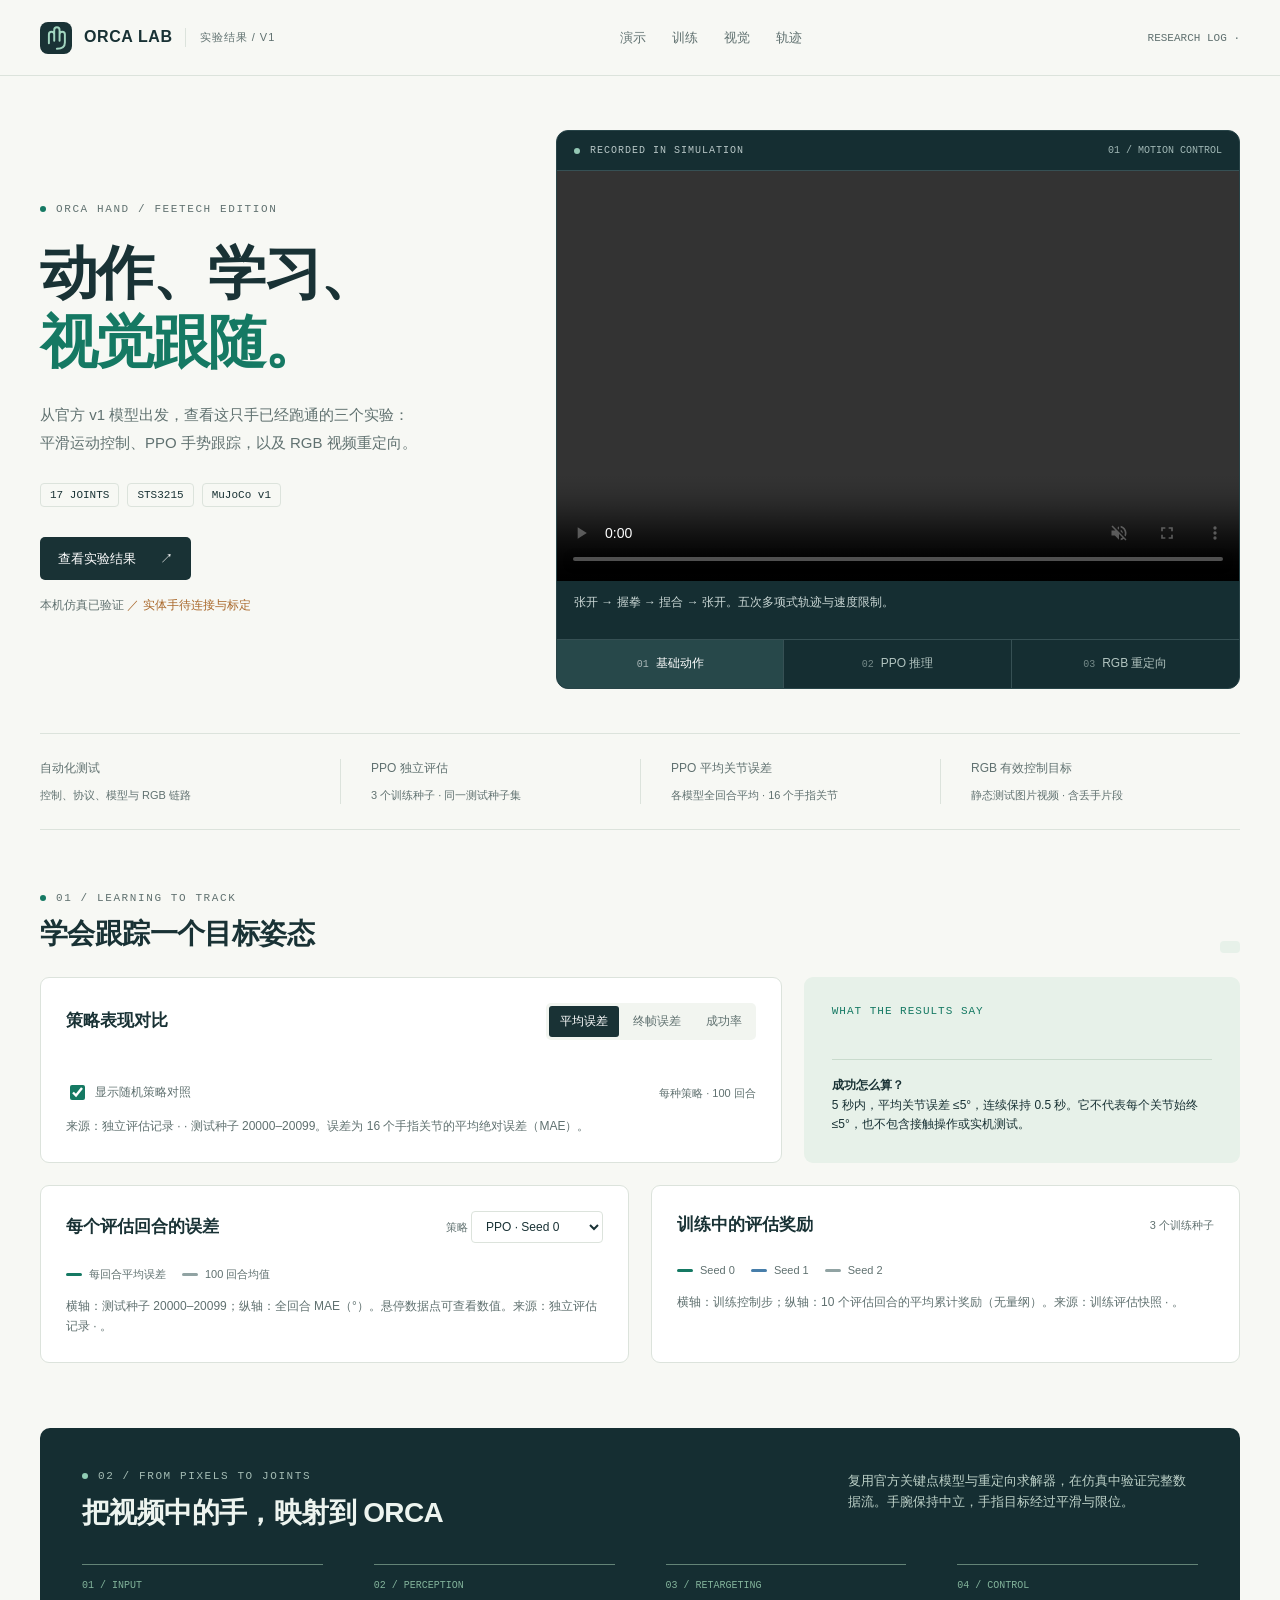
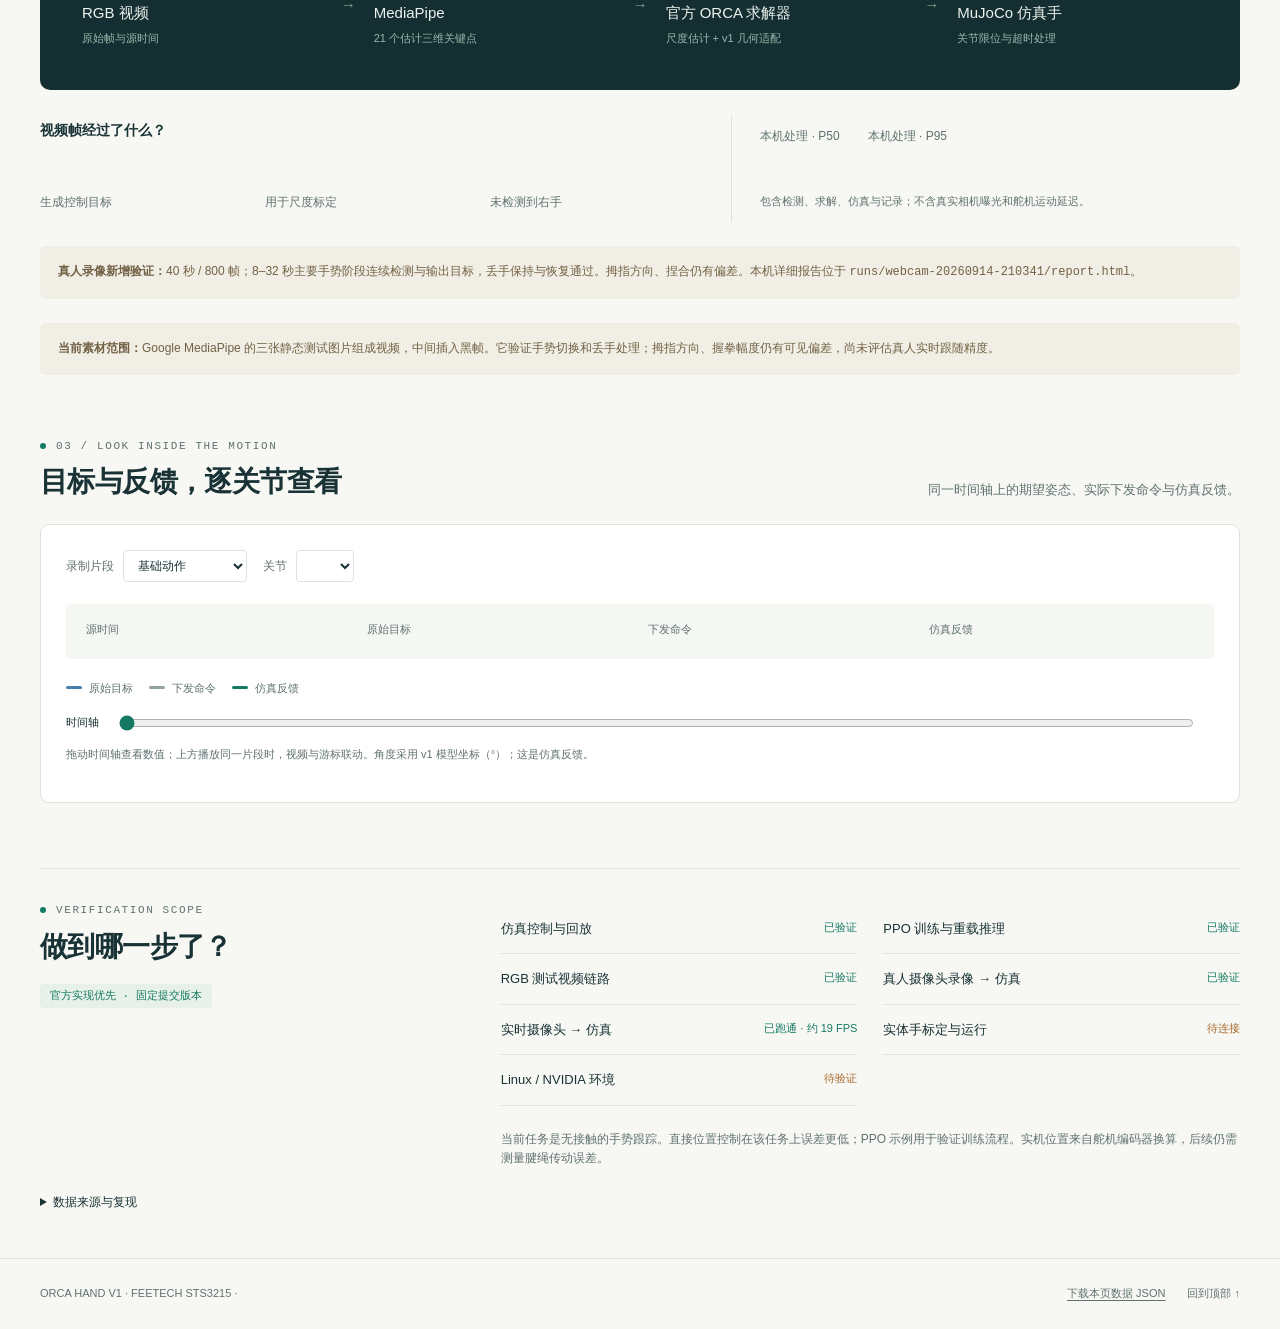
<file: scripts/results.template.html>
<!doctype html>
<html lang="zh-CN">
<head>
<meta charset="utf-8">
<meta name="viewport" content="width=device-width,initial-scale=1">
<meta name="color-scheme" content="light">
<meta name="description" content="ORCA Hand v1 飞特版本：真实运行结果、仿真演示、PPO 评估与 RGB 重定向。">
<title>ORCA Hand · 实验结果</title>
<link rel="icon" href="data:image/svg+xml,%3Csvg xmlns='http://www.w3.org/2000/svg' viewBox='0 0 32 32'%3E%3Crect width='32' height='32' rx='8' fill='%23173439'/%3E%3Ccircle cx='16' cy='16' r='8' fill='none' stroke='%239cdcc8' stroke-width='4'/%3E%3C/svg%3E">
<style>
:root{--paper:#f7f8f4;--white:#fff;--ink:#193235;--muted:#607170;--line:#dce3dc;--accent:#157963;--soft:#e7f1e9;--amber:#a9682b;--blue:#477eaa;--gray:#91a3a3;--dark:#152e32;--mono:ui-monospace,SFMono-Regular,Consolas,monospace}
*{box-sizing:border-box}html{scroll-behavior:smooth;scroll-padding-top:90px}body{margin:0;color:var(--ink);background:var(--paper);font-family:Inter,-apple-system,BlinkMacSystemFont,"Segoe UI","PingFang SC","Microsoft YaHei",sans-serif;font-size:15px;line-height:1.65}a{color:inherit;text-decoration:none}button,select,input{font:inherit}button,a,select,input{touch-action:manipulation}button{cursor:pointer}button:focus-visible,a:focus-visible,select:focus-visible,input:focus-visible{outline:3px solid var(--blue);outline-offset:4px}button{color:inherit}svg{display:block;max-width:100%}h1,h2,h3,p,figure{margin:0}h2{font-size:28px;line-height:1.35;letter-spacing:-.6px}h3{font-size:17px;font-weight:600}.wrap{width:min(1224px,calc(100% - 80px));margin:auto}.topbar{height:76px;position:sticky;top:0;z-index:10;background:rgba(247,248,244,.96);border-bottom:1px solid var(--line);backdrop-filter:blur(12px)}.topbar .wrap{height:100%;display:flex;align-items:center;justify-content:space-between;gap:30px}.brand{display:flex;align-items:center;gap:12px;font-weight:750;font-size:16px;letter-spacing:.6px}.brand-mark{width:32px;height:32px}.brand small{font-size:11px;font-weight:500;letter-spacing:1px;border-left:1px solid var(--line);padding-left:14px;color:var(--muted)}nav{display:flex;gap:26px;font-size:13px;color:var(--muted)}nav a:hover{color:var(--accent)}.edition{font:11px var(--mono);color:var(--muted)}.eyebrow{font:11px var(--mono);letter-spacing:1.6px;color:var(--muted);display:flex;align-items:center;gap:10px}.eyebrow:before{content:"";width:6px;height:6px;background:var(--accent);border-radius:50%}.hero{display:grid;grid-template-columns:.8fr 1.2fr;gap:60px;align-items:center;padding:54px 0 44px}.hero h1{font-size:clamp(36px,4.5vw,61px);font-weight:650;line-height:1.2;letter-spacing:-2px;margin:24px 0}.hero h1 span{color:var(--accent)}.hero .intro{color:var(--muted);max-width:380px;font-size:15px;line-height:1.9}.tags{display:flex;flex-wrap:wrap;gap:8px;margin-top:25px}.tag{font:11px var(--mono);border:1px solid var(--line);padding:5px 9px;border-radius:4px}.hero-link{display:inline-flex;gap:24px;background:var(--ink);color:white;padding:11px 18px;font-size:13px;border-radius:5px;margin-top:30px}.hero-link:hover{background:var(--accent)}.hero-status{margin-top:16px;font-size:12px;color:var(--muted)}.hero-status span{color:var(--amber)}.viewer{border-radius:12px;overflow:hidden;background:var(--dark);color:#edf4f0;border:1px solid #284448}.viewer-top{display:flex;align-items:center;justify-content:space-between;padding:14px 17px;border-bottom:1px solid #365054;gap:8px}.viewer-top .eyebrow{color:#b7c6c6;font-size:10px;letter-spacing:1px}.viewer-top .eyebrow:before{background:#94c8b5}.viewer-top small{color:#a0b7b5;font:10px var(--mono)}.video-stage{background:#15303f;position:relative}.video-stage video{width:100%;aspect-ratio:4/3;display:block;object-fit:contain;max-height:410px}.video-caption{font-size:12px;color:#cad7d5;padding:12px 17px;min-height:58px}.video-tabs{display:grid;grid-template-columns:repeat(3,1fr);border-top:1px solid #365054;gap:0}.video-tabs button{background:transparent;color:#b2c4c0;border:0;border-right:1px solid #365054;padding:14px 3px;font-size:12px}.video-tabs button:last-child{border:0}.video-tabs button[aria-pressed=true]{background:#27484a;color:white}.video-tabs button:hover{background:#234044}.video-tabs span{font-family:var(--mono);font-size:10px;margin-right:7px;opacity:.6}.kpis{display:grid;grid-template-columns:repeat(4,1fr);border-top:1px solid var(--line);border-bottom:1px solid var(--line);padding:25px 0;margin-bottom:62px}.kpi{padding-left:30px;border-left:1px solid var(--line)}.kpi:first-child{padding-left:0;border:0}.kpi .label{font-size:12px;color:var(--muted);margin-bottom:7px}.kpi .number{font-size:34px;font-weight:550;letter-spacing:-1px;line-height:1.2;font-variant-numeric:tabular-nums}.kpi .number small{font-size:15px;font-weight:450;color:var(--muted);letter-spacing:0;margin-left:5px}.kpi .foot{font-size:11px;color:var(--muted);margin-top:6px}.section{padding-bottom:65px}.section-head{display:flex;justify-content:space-between;align-items:flex-end;gap:25px;margin-bottom:24px}.section-head .eyebrow{margin-bottom:11px}.section-head p{font-size:13px;color:var(--muted);max-width:400px}.pill{font:11px var(--mono);color:var(--accent);background:var(--soft);padding:6px 10px;border-radius:4px;white-space:nowrap}.compare-layout{display:grid;grid-template-columns:1.7fr 1fr;gap:22px}.panel{border:1px solid var(--line);background:var(--white);border-radius:9px;padding:25px;min-width:0}.panel-head{display:flex;align-items:center;justify-content:space-between;gap:12px;flex-wrap:wrap;margin-bottom:22px}.segmented{display:inline-flex;background:#f2f5f0;padding:3px;gap:3px;border-radius:5px}.segmented button{border:0;background:transparent;padding:6px 11px;border-radius:3px;font-size:12px;color:var(--muted)}.segmented button[aria-pressed=true]{background:var(--ink);color:white}.chart-description{font-size:12px;color:var(--muted);margin:14px 0 0}.axis-title{font-size:11px;color:var(--muted)}.bar-row{display:grid;grid-template-columns:100px 1fr 72px;align-items:center;gap:14px;min-height:43px}.bar-label{font-size:12px}.bar-label b{font-weight:500}.bar-track{height:16px;background:#f0f4ef;border-radius:2px;overflow:hidden}.bar-fill{height:100%;border-radius:2px;transition:width .3s ease}.bar-value{text-align:right;font:13px var(--mono)}.bar-axis{display:flex;justify-content:space-between;margin:10px 86px 0 114px;font:10px var(--mono);color:var(--muted)}.chart-options{display:flex;justify-content:space-between;align-items:center;gap:15px;margin-top:20px}.check{display:flex;align-items:center;gap:7px;font-size:12px;color:var(--muted)}input[type=checkbox]{accent-color:var(--accent);width:15px;height:15px}.insight{padding:28px;background:var(--soft);border-radius:9px;display:flex;flex-direction:column;justify-content:space-between}.insight .small-title{font:11px var(--mono);color:var(--accent);letter-spacing:1px}.insight h3{font-size:25px;margin:14px 0;font-weight:550;letter-spacing:-.6px}.insight p{font-size:13px;color:#4d6660;line-height:1.9}.insight .rule{font-size:12px;border-top:1px solid #c9dbcd;margin-top:25px;padding-top:16px}.chart-grid{display:grid;grid-template-columns:1fr 1fr;gap:22px;margin-top:22px}.chart-svg{width:100%;height:auto;overflow:visible}.chart-svg text{font-family:var(--mono);font-size:11px;fill:#6b7a78}.chart-svg .grid{stroke:#e5ebe5;stroke-width:1}.chart-svg .line{fill:none;stroke-linecap:round;stroke-linejoin:round;stroke-width:2.3}.chart-svg .dot:focus{outline:none;stroke:#183735;stroke-width:3}.legend{display:flex;gap:16px;font-size:11px;flex-wrap:wrap;color:var(--muted);margin:8px 0 2px}.legend span{display:inline-flex;align-items:center;gap:7px}.legend i{width:16px;height:3px;display:inline-block;border-radius:2px}select{border:1px solid var(--line);padding:7px 26px 7px 10px;border-radius:4px;background:var(--white);font-size:12px;max-width:100%;color:var(--ink)}.pipeline-band{background:var(--dark);color:#edf4ef;padding:42px;border-radius:10px;margin-bottom:25px}.pipeline-band .eyebrow{color:#a4bcb4}.pipeline-band .eyebrow:before{background:#90cdb5}.pipeline-band h2{margin-top:12px}.pipeline-top{display:flex;justify-content:space-between;gap:35px;align-items:flex-start}.pipeline-top p{color:#bdd1c8;max-width:350px;font-size:13px}.pipeline{display:flex;align-items:stretch;gap:18px;margin-top:32px}.node{flex:1;min-width:0;padding-top:15px;border-top:1px solid #638477}.node .num{font:10px var(--mono);color:#82b39b;margin-bottom:10px}.node strong{font-size:15px;font-weight:500}.node p{font-size:11px;color:#9ab9ac;margin-top:4px}.arrow{align-self:center;color:#7fa88f}.vision-metrics{display:grid;grid-template-columns:1.3fr 1fr;gap:30px}.vision-funnel{padding:4px 0}.funnel-top{display:flex;justify-content:space-between;align-items:center;margin-bottom:18px;font-size:14px}.funnel{display:flex;height:19px;overflow:hidden;border-radius:3px;margin:14px 0}.funnel-segment{min-width:2px}.funnel-labels{display:grid;grid-template-columns:repeat(3,1fr);gap:14px;font-size:12px;color:var(--muted)}.funnel-labels b{display:block;font:22px var(--mono);color:var(--ink);margin-top:6px}.latency{border-left:1px solid var(--line);padding-left:28px;display:flex;gap:28px;align-items:center;flex-wrap:wrap}.latency b{font:28px var(--mono);display:block;margin:6px 0}.latency b small{font-size:13px;color:var(--muted)}.latency p{font-size:12px;color:var(--muted)}.latency .note{flex-basis:100%;margin-top:-14px;font-size:11px}.scope-note{margin-top:24px;background:#f1eee5;padding:15px 18px;border-radius:5px;font-size:12px;color:#726245;line-height:1.8}.trajectory-toolbar{display:flex;gap:16px;flex-wrap:wrap;align-items:center}.control-group{display:flex;align-items:center;gap:9px;font-size:12px;color:var(--muted)}.trace-readout{display:grid;grid-template-columns:1fr 1fr 1fr 1fr;gap:16px;margin:10px 0 20px;background:#f5f7f3;border-radius:5px;padding:16px 20px}.trace-readout dt{font-size:11px;color:var(--muted);margin-bottom:4px}.trace-readout dd{margin:0;font:20px var(--mono)}.trace-readout .target{color:var(--blue)}.trace-readout .command{color:var(--gray)}.trace-readout .actual{color:var(--accent)}.timeline{display:flex;align-items:center;gap:18px;margin-top:16px}.timeline input{flex:1;min-width:0;accent-color:var(--accent);cursor:pointer}.timeline label,.timeline output{font:11px var(--mono);white-space:nowrap}.timeline-hint{font-size:11px;color:var(--muted);margin-top:12px}.sample-status{font-size:11px;margin-left:auto}.status-layout{display:grid;grid-template-columns:1fr 1.8fr;gap:50px;padding:35px 0 0;border-top:1px solid var(--line)}.status-intro p{margin:16px 0;color:var(--muted);font-size:13px}.status-list{display:grid;grid-template-columns:1fr 1fr;gap:0 26px}.status-row{display:flex;justify-content:space-between;gap:12px;border-bottom:1px solid var(--line);padding:14px 0;font-size:13px}.status-row span:last-child{font-size:11px;color:var(--accent)}.status-row.pending span:last-child{color:var(--amber)}.footnote{color:var(--muted);font-size:12px;margin-top:24px}.footnote a{text-decoration:underline;text-underline-offset:3px}footer{border-top:1px solid var(--line);padding:25px 0;margin-top:45px}.footer-content{display:flex;justify-content:space-between;gap:22px;color:var(--muted);font-size:11px}.footer-content button{border:0;background:none;padding:0;text-decoration:underline;text-underline-offset:3px;font-size:11px;color:inherit}.download-links{display:flex;gap:22px}details{font-size:12px;margin-top:24px;color:var(--muted)}summary{cursor:pointer;color:var(--ink)}.source-list{display:grid;grid-template-columns:1fr 1fr;gap:8px;margin-top:16px}.source-list a{overflow-wrap:anywhere}.source-list code{font:11px var(--mono)}.skip{position:absolute;left:20px;top:-60px;background:var(--ink);color:white;padding:10px;z-index:20}.skip:focus{top:10px}.noscript{padding:30px}.chart-viewport{min-width:0}.mobile-only{display:none}
@media(min-width:1500px){.hero{gap:80px;padding-top:65px}.hero h1{font-size:64px}}
@media(max-width:1000px){.wrap{width:calc(100% - 48px)}.hero{gap:30px;grid-template-columns:.85fr 1.15fr}.hero h1{font-size:43px}.hero .intro{font-size:13px}.edition{display:none}.compare-layout{grid-template-columns:1.5fr 1fr}.panel{padding:20px}.insight{padding:22px}.bar-row{grid-template-columns:86px 1fr 60px;gap:10px}.bar-axis{margin-left:96px;margin-right:70px}.status-layout{gap:25px}.kpi{padding-left:22px}.kpi .number{font-size:29px}}
@media(max-width:760px){.wrap{width:calc(100% - 36px)}.topbar{height:64px}.brand small{display:none}nav{gap:16px;font-size:12px}.hero{grid-template-columns:1fr;gap:30px;padding:32px 0}.hero h1{font-size:46px;margin:17px 0}.hero .intro{max-width:none}.hero-link{margin-top:20px}.tags{margin-top:18px}.viewer{width:100%}.video-stage video{max-height:none;aspect-ratio:4/3}.kpis{grid-template-columns:1fr 1fr;row-gap:22px;margin-bottom:42px;padding:23px 0}.kpi,.kpi:first-child{padding:0 15px}.kpi:nth-child(odd){border-left:0;padding-left:0}.kpi .number{font-size:30px}.section{padding-bottom:43px}.section-head{align-items:flex-start}.section-head p{display:none}h2{font-size:24px}.compare-layout,.chart-grid,.vision-metrics,.status-layout{grid-template-columns:1fr}.insight{gap:5px}.insight h3{font-size:23px;margin:8px 0}.insight .rule{margin-top:14px;padding-top:13px}.chart-grid{gap:18px;margin-top:18px}.panel-head{margin-bottom:16px}.panel{padding:19px}.bar-row{grid-template-columns:90px 1fr 58px;gap:9px}.bar-axis{margin-left:99px;margin-right:67px}.pipeline-band{padding:25px}.pipeline-top{display:block}.pipeline-top p{margin-top:15px}.pipeline{flex-wrap:wrap;gap:20px}.node{flex-basis:40%}.arrow{display:none}.node strong{font-size:14px}.latency{padding:20px 0 0;border-left:0;border-top:1px solid var(--line);gap:25px}.vision-metrics{gap:20px}.funnel-labels{font-size:11px}.trajectory-toolbar{gap:9px}.control-group{width:100%;justify-content:space-between}.control-group select{max-width:70%}.trace-readout{gap:10px;padding:13px;margin-top:16px}.trace-readout dd{font-size:15px}.trace-readout dt{font-size:10px}.status-list{gap:0 20px}.status-row{font-size:12px;gap:8px}.status-row span:last-child{font-size:10px}.footer-content{flex-direction:column;gap:12px}.source-list{grid-template-columns:1fr}.sample-status{margin-left:0;font-size:10px}.chart-svg text{font-size:12px}.hero-status{margin-top:12px}.pill{font-size:10px}.legend{gap:12px}.timeline{gap:10px}}
@media(prefers-reduced-motion:reduce){html{scroll-behavior:auto}*{transition:none!important}}
@media print{.topbar{position:static}nav,.hero-link,.video-tabs,.timeline,.download-links{display:none}.hero{padding:20px 0}.wrap{width:100%}.section{break-inside:avoid}.panel{break-inside:avoid}body{background:white}.hero h1{font-size:38px}}
</style>
</head>
<body>
<a class="skip" href="#main">跳到主要内容</a>
<header class="topbar"><div class="wrap">
  <a class="brand" href="#main" aria-label="ORCA Lab 首页"><svg class="brand-mark" viewBox="0 0 36 36" fill="none" aria-hidden="true"><rect width="36" height="36" rx="9" fill="#193235"/><path d="M10 24V14a3 3 0 0 1 6 0v7m0-7V9a3 3 0 0 1 6 0v12m0-7a3 3 0 0 1 6 0v9c0 5-4 7-9 7" stroke="#a1d5bf" stroke-width="2.2" stroke-linecap="round"/></svg>ORCA LAB <small>实验结果 / V1</small></a>
  <nav aria-label="页面导航"><a href="#demos">演示</a><a href="#learning">训练</a><a href="#vision">视觉</a><a href="#tracking">轨迹</a></nav><span class="edition">RESEARCH LOG · <span data-date></span></span>
</div></header>
<main class="wrap" id="main">
  <section class="hero" id="demos" aria-labelledby="hero-title">
    <div><div class="eyebrow">ORCA HAND / FEETECH EDITION</div><h1 id="hero-title">动作、学习、<br><span>视觉跟随。</span></h1>
      <p class="intro">从官方 v1 模型出发，查看这只手已经跑通的三个实验：平滑运动控制、PPO 手势跟踪，以及 RGB 视频重定向。</p>
      <div class="tags"><span class="tag">17 JOINTS</span><span class="tag">STS3215</span><span class="tag">MuJoCo v1</span></div>
      <a class="hero-link" href="#learning">查看实验结果 <span aria-hidden="true">↗</span></a>
      <p class="hero-status">本机仿真已验证 <span>／ 实体手待连接与标定</span></p>
    </div>
    <figure class="viewer"><div class="viewer-top"><div class="eyebrow">RECORDED IN SIMULATION</div><small id="video-label">01 / MOTION CONTROL</small></div>
      <div class="video-stage"><video id="demo-video" controls playsinline muted preload="metadata" aria-label="ORCA 仿真演示视频"></video></div>
      <figcaption class="video-caption" id="video-caption">张开 → 握拳 → 捏合 → 张开。五次多项式轨迹与速度限制。</figcaption>
      <div class="video-tabs" role="group" aria-label="选择演示"><button type="button" data-video="demo" aria-pressed="true"><span>01</span>基础动作</button><button type="button" data-video="ppo" aria-pressed="false"><span>02</span>PPO 推理</button><button type="button" data-video="vision" aria-pressed="false"><span>03</span>RGB 重定向</button></div>
    </figure>
  </section>
  <div class="kpis" aria-label="验证摘要">
    <div class="kpi"><div class="label">自动化测试</div><div class="number" id="kpi-tests"></div><div class="foot">控制、协议、模型与 RGB 链路</div></div>
    <div class="kpi"><div class="label">PPO 独立评估</div><div class="number" id="kpi-episodes"></div><div class="foot">3 个训练种子 · 同一测试种子集</div></div>
    <div class="kpi"><div class="label">PPO 平均关节误差</div><div class="number" id="kpi-error"></div><div class="foot">各模型全回合平均 · 16 个手指关节</div></div>
    <div class="kpi"><div class="label">RGB 有效控制目标</div><div class="number" id="kpi-vision"></div><div class="foot">静态测试图片视频 · 含丢手片段</div></div>
  </div>
  <section id="learning" class="section" aria-labelledby="learning-title">
    <div class="section-head"><div><div class="eyebrow">01 / LEARNING TO TRACK</div><h2 id="learning-title">学会跟踪一个目标姿态</h2></div><span class="pill" id="training-steps"></span></div>
    <div class="compare-layout">
      <div class="panel"><div class="panel-head"><h3 id="comparison-title">策略表现对比</h3><div class="segmented" role="group" aria-label="比较指标"><button data-metric="mean_mae_deg" aria-pressed="true">平均误差</button><button data-metric="final_mae_deg" aria-pressed="false">终帧误差</button><button data-metric="success_rate" aria-pressed="false">成功率</button></div></div>
        <div class="axis-title" id="comparison-unit"></div><div id="bar-chart" role="img" aria-labelledby="comparison-title"></div><div class="bar-axis" id="bar-axis"></div>
        <div class="chart-options"><label class="check"><input type="checkbox" id="include-random" checked>显示随机策略对照</label><span class="axis-title">每种策略 · 100 回合</span></div>
        <p class="chart-description">来源：独立评估记录 · <span data-date></span> · 测试种子 20000–20099。误差为 16 个手指关节的平均绝对误差（MAE）。</p>
      </div>
      <aside class="insight"><div><div class="small-title">WHAT THE RESULTS SAY</div><h3 id="insight-head"></h3><p id="insight-body"></p></div><div class="rule"><strong>成功怎么算？</strong><br>5 秒内，平均关节误差 ≤5°，连续保持 0.5 秒。它不代表每个关节始终 ≤5°，也不包含接触操作或实机测试。</div></aside>
    </div>
    <div class="chart-grid">
      <figure class="panel"><div class="panel-head"><h3>每个评估回合的误差</h3><label><span class="axis-title">策略 </span><select id="episode-policy" aria-label="评估策略"><option value="seed0">PPO · Seed 0</option><option value="seed1">PPO · Seed 1</option><option value="seed2">PPO · Seed 2</option><option value="baseline">直接位置控制</option><option value="random">随机策略</option></select></label></div><div id="episode-chart" class="chart-viewport"></div><div class="legend"><span><i style="background:var(--accent)"></i>每回合平均误差</span><span><i style="background:var(--gray)"></i>100 回合均值</span></div><figcaption class="chart-description">横轴：测试种子 20000–20099；纵轴：全回合 MAE（°）。悬停数据点可查看数值。来源：独立评估记录 · <span data-date></span>。</figcaption></figure>
      <figure class="panel"><div class="panel-head"><h3>训练中的评估奖励</h3><span class="axis-title">3 个训练种子</span></div><div id="training-chart" class="chart-viewport"></div><div class="legend"><span><i style="background:var(--accent)"></i>Seed 0</span><span><i style="background:var(--blue)"></i>Seed 1</span><span><i style="background:var(--gray)"></i>Seed 2</span></div><figcaption class="chart-description">横轴：训练控制步；纵轴：10 个评估回合的平均累计奖励（无量纲）。来源：训练评估快照 · <span data-date></span>。</figcaption></figure>
    </div>
  </section>
  <section id="vision" class="section" aria-labelledby="vision-title">
    <div class="pipeline-band"><div class="pipeline-top"><div><div class="eyebrow">02 / FROM PIXELS TO JOINTS</div><h2 id="vision-title">把视频中的手，映射到 ORCA</h2></div><p>复用官方关键点模型与重定向求解器，在仿真中验证完整数据流。手腕保持中立，手指目标经过平滑与限位。</p></div>
      <div class="pipeline" aria-label="RGB 重定向流程"><div class="node"><div class="num">01 / INPUT</div><strong>RGB 视频</strong><p>原始帧与源时间</p></div><span class="arrow" aria-hidden="true">→</span><div class="node"><div class="num">02 / PERCEPTION</div><strong>MediaPipe</strong><p>21 个估计三维关键点</p></div><span class="arrow" aria-hidden="true">→</span><div class="node"><div class="num">03 / RETARGETING</div><strong>官方 ORCA 求解器</strong><p>尺度估计 + v1 几何适配</p></div><span class="arrow" aria-hidden="true">→</span><div class="node"><div class="num">04 / CONTROL</div><strong>MuJoCo 仿真手</strong><p>关节限位与超时处理</p></div></div>
    </div>
    <div class="vision-metrics"><div class="vision-funnel"><div class="funnel-top"><strong>视频帧经过了什么？</strong><span id="vision-total" class="axis-title"></span></div><div class="funnel" id="funnel" role="img" aria-label="视频帧分类"></div><div class="funnel-labels"><div>生成控制目标<b id="funnel-command"></b></div><div>用于尺度标定<b id="funnel-calibration"></b></div><div>未检测到右手<b id="funnel-missing"></b></div></div></div>
      <div class="latency"><div><p>本机处理 · P50</p><b id="latency-p50"></b></div><div><p>本机处理 · P95</p><b id="latency-p95"></b></div><p class="note">包含检测、求解、仿真与记录；不含真实相机曝光和舵机运动延迟。</p></div></div>
    <div class="scope-note"><strong>真人录像新增验证：</strong>40 秒 / 800 帧；8–32 秒主要手势阶段连续检测与输出目标，丢手保持与恢复通过。拇指方向、捏合仍有偏差。本机详细报告位于 <code>runs/webcam-20260914-210341/report.html</code>。</div>
    <div class="scope-note"><strong>当前素材范围：</strong>Google MediaPipe 的三张静态测试图片组成视频，中间插入黑帧。它验证手势切换和丢手处理；拇指方向、握拳幅度仍有可见偏差，尚未评估真人实时跟随精度。</div>
  </section>
  <section id="tracking" class="section" aria-labelledby="tracking-title"><div class="section-head"><div><div class="eyebrow">03 / LOOK INSIDE THE MOTION</div><h2 id="tracking-title">目标与反馈，逐关节查看</h2></div><p>同一时间轴上的期望姿态、实际下发命令与仿真反馈。</p></div>
    <div class="panel"><div class="panel-head"><div class="trajectory-toolbar"><label class="control-group">录制片段<select id="trace-source"><option value="demo">基础动作</option><option value="vision">RGB 重定向</option></select></label><label class="control-group">关节<select id="trace-joint"></select></label></div><span class="sample-status" id="sample-status" aria-live="polite"></span></div>
      <dl class="trace-readout"><div><dt>源时间</dt><dd id="read-time"></dd></div><div><dt>原始目标</dt><dd class="target" id="read-target"></dd></div><div><dt>下发命令</dt><dd class="command" id="read-command"></dd></div><div><dt>仿真反馈</dt><dd class="actual" id="read-actual"></dd></div></dl>
      <div id="trace-chart" class="chart-viewport"></div><div class="legend"><span><i style="background:var(--blue)"></i>原始目标</span><span><i style="background:var(--gray)"></i>下发命令</span><span><i style="background:var(--accent)"></i>仿真反馈</span></div>
      <div class="timeline"><label for="trace-time">时间轴</label><input id="trace-time" type="range" min="0" step="1" value="0"><output id="trace-duration" for="trace-time"></output></div><p class="timeline-hint">拖动时间轴查看数值；上方播放同一片段时，视频与游标联动。角度采用 v1 模型坐标（°）；这是仿真反馈。</p><p class="chart-description" id="trace-source-note"></p>
    </div>
  </section>
  <section class="status-layout" aria-labelledby="status-title"><div class="status-intro"><div class="eyebrow">VERIFICATION SCOPE</div><h2 id="status-title" style="margin-top:12px">做到哪一步了？</h2><p id="platform"></p><span class="pill">官方实现优先 · 固定提交版本</span></div><div><div class="status-list"><div class="status-row"><span>仿真控制与回放</span><span>已验证</span></div><div class="status-row"><span>PPO 训练与重载推理</span><span>已验证</span></div><div class="status-row"><span>RGB 测试视频链路</span><span>已验证</span></div><div class="status-row"><span>真人摄像头录像 → 仿真</span><span>已验证</span></div><div class="status-row"><span>实时摄像头 → 仿真</span><span>已跑通 · 约 19 FPS</span></div><div class="status-row pending"><span>实体手标定与运行</span><span>待连接</span></div><div class="status-row pending"><span>Linux / NVIDIA 环境</span><span>待验证</span></div></div><p class="footnote">当前任务是无接触的手势跟踪。直接位置控制在该任务上误差更低；PPO 示例用于验证训练流程。实机位置来自舵机编码器换算，后续仍需测量腱绳传动误差。</p></div></section>
  <details><summary>数据来源与复现</summary><p style="margin-top:12px">数据快照：<code>artifacts/validation/*.json</code>、<code>artifacts/visualization/series.json</code>；视频：<code>docs/assets/software/</code>。本页面已内嵌媒体与数据，可离线打开。更新后运行 <code>python3 scripts/build_results.py</code> 重新生成。</p><div class="source-list" id="source-list"></div><p class="footnote">RGB 素材：Google MediaPipe 测试资产。原始图像来源、SHA-256 与生成方式见仓库中的 <code>scripts/make_sample_video.py</code>；完整操作说明见 <code>README.md</code> 与 <code>docs/software/</code>。</p></details>
</main>
<footer><div class="wrap footer-content"><span>ORCA HAND V1 · FEETECH STS3215 · <span data-date></span></span><div class="download-links"><button id="download-data">下载本页数据 JSON</button><a href="#main">回到顶部 ↑</a></div></div></footer>
<noscript><p class="wrap noscript">请允许浏览器运行本地 JavaScript，以加载内嵌图表和视频。本页面不需要网络连接。</p></noscript>
<script id="results-data" type="application/json">__RESULTS_DATA__</script>
<script>
'use strict';
const D=JSON.parse(document.getElementById('results-data').textContent), S=D.summary;
const $=id=>document.getElementById(id), fmt=(n,d=2)=>Number(n).toFixed(d), colors={seed0:'#157963',seed1:'#477eaa',seed2:'#91a3a3',baseline:'#193235',random:'#b9c1ba'};
const labels={seed0:'PPO · Seed 0',seed1:'PPO · Seed 1',seed2:'PPO · Seed 2',baseline:'直接位置控制',random:'随机策略'};
document.querySelectorAll('[data-date]').forEach(el=>el.textContent=S.date);
$('kpi-tests').innerHTML=S.automated_tests.tests+'<small>项通过</small>';
const ppoKeys=['seed0','seed1','seed2'], totalEpisodes=ppoKeys.reduce((n,k)=>n+D.evaluations[k].episodes,0);
$('kpi-episodes').innerHTML=totalEpisodes+'<small>回合</small>';
const errors=ppoKeys.map(k=>D.evaluations[k].mean_mae_deg);
$('kpi-error').innerHTML=fmt(Math.min(...errors))+'–'+fmt(Math.max(...errors))+'<small>°</small>';
$('kpi-vision').innerHTML=S.vision_fixture.commanded_frames+'<small>帧</small>';
$('training-steps').textContent=S.training_steps_actual.toLocaleString()+' STEPS / SEED';
$('platform').textContent=S.platform+'。验证日期：'+S.date+'。';
const v=S.vision_fixture,calibration=v.detected_frames-v.commanded_frames,missing=v.frames-v.detected_frames;
$('vision-total').textContent='共 '+v.frames+' 个控制采样帧';
$('funnel-command').textContent=v.commanded_frames;$('funnel-calibration').textContent=calibration;$('funnel-missing').textContent=missing;
$('funnel').innerHTML=[[v.commanded_frames,'#157963','生成控制目标'],[calibration,'#96b5a7','尺度标定'],[missing,'#d6dacf','未检测到右手']].map(([n,c,label])=>`<div class="funnel-segment" style="width:${n/v.frames*100}%;background:${c}" title="${label}：${n} 帧"></div>`).join('');
$('funnel').setAttribute('aria-label',`共 ${v.frames} 帧：生成目标 ${v.commanded_frames} 帧、尺度标定 ${calibration} 帧、未检测到右手 ${missing} 帧`);
$('latency-p50').innerHTML=fmt(v.processing_p50_ms,1)+'<small> ms</small>';$('latency-p95').innerHTML=fmt(v.processing_p95_ms,1)+'<small> ms</small>';
let metric='mean_mae_deg';
function renderComparison(){
 const keys=['baseline',...ppoKeys,...($('include-random').checked?['random']:[])],success=metric==='success_rate';
 const values=keys.map(k=>D.evaluations[k][metric]*(success?100:1)), max=success?100:Math.ceil(Math.max(...values)*1.1*2)/2;
 $('comparison-unit').textContent=success?'成功率（%）· 越高越好':(metric==='mean_mae_deg'?'全回合平均绝对误差':'终帧平均绝对误差')+'（°）· 越低越好';
 $('bar-chart').innerHTML=keys.map((k,i)=>`<div class="bar-row"><div class="bar-label"><b>${labels[k]}</b></div><div class="bar-track"><div class="bar-fill" style="width:${values[i]/max*100}%;background:${colors[k]}"></div></div><div class="bar-value">${fmt(values[i],success?0:2)}${success?'%':'°'}</div></div>`).join('');
 $('bar-chart').setAttribute('aria-label',keys.map((k,i)=>labels[k]+' '+fmt(values[i],success?0:2)+(success?'%':'°')).join('；'));
 $('bar-axis').innerHTML=[0,max/2,max].map(n=>`<span>${fmt(n,success?0:1)}</span>`).join('');
 $('insight-head').textContent='三组 PPO，均为 100% 成功';
 $('insight-body').textContent=`PPO 在 ${totalEpisodes} 个评估回合中均达到手势跟踪标准。直接位置控制的平均误差为 ${fmt(D.evaluations.baseline.mean_mae_deg)}°，低于本轮 PPO。这个简单任务更适合作为训练、评估和推理流程的起点。`;
}
document.querySelectorAll('[data-metric]').forEach(b=>b.addEventListener('click',()=>{metric=b.dataset.metric;document.querySelectorAll('[data-metric]').forEach(x=>x.setAttribute('aria-pressed',String(x===b)));renderComparison()}));
$('include-random').addEventListener('change',renderComparison);renderComparison();

function chartFrame({width=520,height=240,xmin=0,xmax,ymin=0,ymax,xLabel,yLabel,xFormat=n=>fmt(n,0),yFormat=n=>fmt(n,1)}){
 const left=52,right=20,top=28,bottom=47,pw=width-left-right,ph=height-top-bottom;
 const x=n=>left+(n-xmin)/(xmax-xmin)*pw, y=n=>top+(ymax-n)/(ymax-ymin)*ph;
 let html=`<svg class="chart-svg" viewBox="0 0 ${width} ${height}" role="img" aria-label="${yLabel}，横轴 ${xLabel}"><text x="${left}" y="13">${yLabel}</text>`;
 for(let i=0;i<=4;i++){const val=ymin+(ymax-ymin)*i/4,py=y(val);html+=`<line class="grid" x1="${left}" y1="${py}" x2="${width-right}" y2="${py}"/><text x="${left-9}" y="${py+4}" text-anchor="end">${yFormat(val)}</text>`}
 for(let i=0;i<=4;i++){const val=xmin+(xmax-xmin)*i/4;html+=`<text x="${x(val)}" y="${height-bottom+21}" text-anchor="middle">${xFormat(val)}</text>`}
 html+=`<text x="${left+pw/2}" y="${height-4}" text-anchor="middle">${xLabel}</text>`;
 return{html,x,y,left,right,top,bottom,width,height,pw,ph};
}
function line(points,color,dash=''){return `<polyline class="line" stroke="${color}" ${dash?`stroke-dasharray="${dash}"`:''} points="${points.map(p=>p.map(n=>fmt(n,2)).join(',')).join(' ')}"/>`}
function renderEpisodes(){const key=$('episode-policy').value,e=D.evaluations[key],rows=e.results,max=Math.max(...rows.map(r=>r.mean_mae_deg))*1.12;
 const c=chartFrame({width:Math.max(300,$('episode-chart').clientWidth),xmax:20099,xmin:20000,ymax:Math.ceil(max*2)/2,xLabel:'评估种子',yLabel:'全回合 MAE（°）'});
 c.html+=line([[c.x(20000),c.y(e.mean_mae_deg)],[c.x(20099),c.y(e.mean_mae_deg)]],'#91a3a3','5 4');
 c.html+=line(rows.map(r=>[c.x(r.seed),c.y(r.mean_mae_deg)]),'#157963');
 c.html+=rows.map(r=>`<circle class="dot" cx="${c.x(r.seed)}" cy="${c.y(r.mean_mae_deg)}" r="3" fill="#157963"><title>${labels[key]} · 测试种子 ${r.seed}：平均误差 ${fmt(r.mean_mae_deg)}°；${r.success?'成功':'未达到成功标准'}</title></circle>`).join('');
 $('episode-chart').innerHTML=c.html+'</svg>';
}
$('episode-policy').addEventListener('change',renderEpisodes);renderEpisodes();
function renderTraining(){const series=D.series.training,all=Object.values(series).flatMap(s=>s.reward_mean),lo=Math.floor(Math.min(...all)/10)*10,hi=Math.ceil(Math.max(...all)/10)*10;
 const c=chartFrame({width:Math.max(300,$('training-chart').clientWidth),xmax:Math.max(...Object.values(series).flatMap(s=>s.steps)),xmin:0,ymin:lo,ymax:hi,xLabel:'训练控制步',yLabel:'平均累计奖励',xFormat:n=>(n/1000)+'k',yFormat:n=>fmt(n,1)});
 for(const key of ppoKeys){const s=series[key];c.html+=line(s.steps.map((n,i)=>[c.x(n),c.y(s.reward_mean[i])]),colors[key],key==='seed2'?'5 3':'');c.html+=s.steps.map((n,i)=>`<circle cx="${c.x(n)}" cy="${c.y(s.reward_mean[i])}" r="3" fill="${colors[key]}"><title>${labels[key]} · ${n} 步：平均奖励 ${fmt(s.reward_mean[i])}（${s.evaluation_episodes} 回合）</title></circle>`).join('')}
 $('training-chart').innerHTML=c.html+'</svg>';
}renderTraining();

const fingerNames={thumb:'拇指',index:'食指',middle:'中指',ring:'无名指',pinky:'小指'},jointNames={mcp:'MCP 屈伸',abd:'外展',pip:'PIP 屈伸',dip:'DIP 屈伸'};
$('trace-joint').innerHTML=D.series.joint_names.map((n,i)=>`<option value="${i}">${n==='wrist'?'手腕':fingerNames[n.split('_')[0]]+' · '+jointNames[n.split('_')[1]]}</option>`).join('');$('trace-joint').value='5';
let traceChart,activeVideo='demo';const video=$('demo-video');
const captions={demo:'张开 → 握拳 → 捏合 → 张开。五次多项式轨迹与速度限制。',ppo:'加载附带的 Seed 0 模型，展示 3 个独立评估回合。画面为 MuJoCo 仿真。',vision:'左：Google 静态图片测试视频。右：官方重定向器驱动的 v1 仿真手。'},videoLabels={demo:'01 / MOTION CONTROL',ppo:'02 / PPO INFERENCE',vision:'03 / RGB RETARGETING'};
function setVideo(key){video.pause();activeVideo=key;video.src=D.media[key];video.poster=D.media[key==='vision'?'visionPoster':'demoPoster'];video.setAttribute('aria-label',captions[key]);$('video-caption').textContent=captions[key];$('video-label').textContent=videoLabels[key];document.querySelectorAll('[data-video]').forEach(b=>b.setAttribute('aria-pressed',String(b.dataset.video===key)));if(key!=='ppo'){$('trace-source').value=key;$('trace-time').value='0';renderTrace()}}
document.querySelectorAll('[data-video]').forEach(b=>b.addEventListener('click',()=>setVideo(b.dataset.video)));
function renderTrace(){const source=$('trace-source').value,rows=D.series.trajectories[source],j=Number($('trace-joint').value),all=rows.flatMap(r=>[r.target[j],r.command[j],r.actual[j]]);let lo=Math.floor((Math.min(...all)-5)/10)*10,hi=Math.ceil((Math.max(...all)+5)/10)*10;
 traceChart=chartFrame({width:Math.max(320,$('trace-chart').clientWidth),height:285,xmin:0,xmax:rows.at(-1).t,ymin:lo,ymax:hi,xLabel:'源时间（秒）',yLabel:'模型关节角（°）',xFormat:n=>fmt(n,1),yFormat:n=>fmt(n,1)});
 const c=traceChart;
 c.html+=line(rows.map(r=>[c.x(r.t),c.y(r.target[j])]),'#477eaa','6 4');c.html+=line(rows.map(r=>[c.x(r.t),c.y(r.command[j])]),'#91a3a3');c.html+=line(rows.map(r=>[c.x(r.t),c.y(r.actual[j])]),'#157963');
 c.html+=`<line id="trace-cursor" y1="${c.top}" y2="${c.height-c.bottom}" stroke="#193235" stroke-dasharray="3 4"/><circle id="trace-dot" r="4" fill="#157963" stroke="white" stroke-width="2"/>`;
 $('trace-chart').innerHTML=c.html+'</svg>';$('trace-time').max=rows.length-1;
 $('trace-source-note').textContent='来源：'+D.series.sources[source]+' · '+S.date+' · '+rows.length+' 个样本。';
 $('trace-duration').textContent=fmt(rows.at(-1).t,2)+' s';updateSample(false);
}
function updateSample(seek=false){const source=$('trace-source').value,rows=D.series.trajectories[source],index=Math.min(rows.length-1,Number($('trace-time').value)),r=rows[index],j=Number($('trace-joint').value),c=traceChart;
 $('read-time').textContent=fmt(r.t,2)+' s';for(const key of ['target','command','actual'])$('read-'+key).textContent=fmt(r[key][j],1)+'°';
 const cursor=$('trace-cursor');cursor.setAttribute('x1',c.x(r.t));cursor.setAttribute('x2',c.x(r.t));$('trace-dot').setAttribute('cx',c.x(r.t));$('trace-dot').setAttribute('cy',c.y(r.actual[j]));
 $('sample-status').textContent=r.valid?'有效输入 · 第 '+(index+1)+' 帧':'无有效目标 · 保持上一命令';$('sample-status').style.color=r.valid?'var(--accent)':'var(--amber)';
 if(seek&&activeVideo===source&&Number.isFinite(video.duration)){video.pause();video.currentTime=Math.min(video.duration,index/20)}
}
$('trace-joint').addEventListener('change',renderTrace);$('trace-source').addEventListener('change',()=>{$('trace-time').value='0';renderTrace()});$('trace-time').addEventListener('input',()=>updateSample(true));
video.addEventListener('timeupdate',()=>{if(activeVideo===$('trace-source').value){$('trace-time').value=Math.min(Number($('trace-time').max),Math.floor(video.currentTime*20));updateSample(false)}});
setVideo('demo');
let resizeTimer;window.addEventListener('resize',()=>{clearTimeout(resizeTimer);resizeTimer=setTimeout(()=>{renderEpisodes();renderTraining();renderTrace()},120)});
$('source-list').innerHTML=Object.entries(D.upstream.repositories).map(([name,r])=>`<a href="https://github.com/${r.repository}/tree/${r.commit}" target="_blank" rel="noopener noreferrer">${name} <code>· ${r.commit.slice(0,12)}</code> ↗</a>`).join('');
$('download-data').addEventListener('click',()=>{const {media,...data}=D;const url=URL.createObjectURL(new Blob([JSON.stringify(data,null,2)],{type:'application/json'}));const a=document.createElement('a');a.href=url;a.download='orca-v1-results-'+S.date+'.json';a.click();setTimeout(()=>URL.revokeObjectURL(url),30000)});
</script>
</body>
</html>
</file>
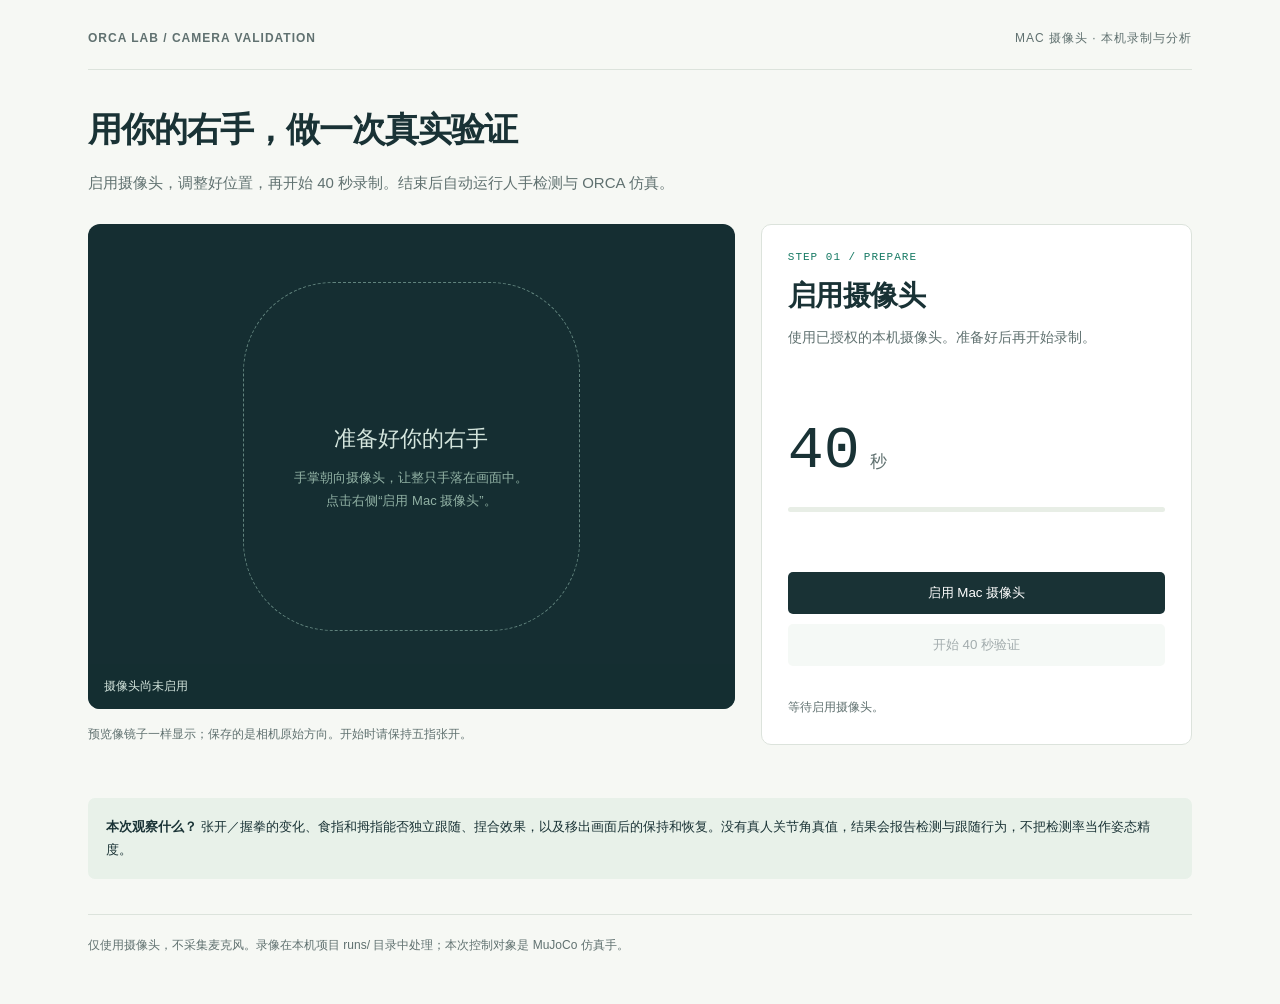
<file: scripts/webcam_validation.html>
<!doctype html><html lang="zh-CN"><head><meta charset="utf-8"><meta name="viewport" content="width=device-width,initial-scale=1"><title>ORCA · 真人摄像头验证</title>
<link rel="icon" href="data:,">
<style>
:root{color-scheme:light}*{box-sizing:border-box}body{margin:0;background:#f6f8f4;color:#193235;font:15px/1.75 -apple-system,BlinkMacSystemFont,"PingFang SC",sans-serif}.wrap{max-width:1160px;margin:0 auto;padding:28px}header{display:flex;justify-content:space-between;align-items:center;border-bottom:1px solid #dce3dc;padding-bottom:20px;font-size:12px;letter-spacing:1px;color:#607170}h1{font-size:34px;letter-spacing:-1px;margin:30px 0 10px}p{margin:0;color:#607170}.layout{display:grid;grid-template-columns:1.5fr 1fr;gap:26px;margin-top:28px}.camera{position:relative;aspect-ratio:4/3;background:#152e32;border-radius:12px;overflow:hidden}video,#native-camera{width:100%;height:100%;object-fit:contain;transform:scaleX(-1)}.guide{position:absolute;inset:12% 24% 16%;border:1px dashed #89b0a5;border-radius:90px;pointer-events:none;opacity:.65}.camera-label{position:absolute;bottom:0;left:0;right:0;padding:12px 16px;background:#152e32d9;color:#d4e5dd;font-size:12px}.placeholder{position:absolute;inset:0;display:grid;place-content:center;text-align:center;color:#d4e5dd;padding:35px}.placeholder strong{font-size:22px;font-weight:500;display:block;margin-bottom:8px}.placeholder p{color:#91b1a4;font-size:13px}.panel{background:#fff;border:1px solid #dce3dc;padding:26px;border-radius:10px;display:flex;flex-direction:column}.eyebrow{font:11px ui-monospace,monospace;color:#157963;letter-spacing:1px}.phase-title{font-size:28px;margin:13px 0 10px;line-height:1.4;letter-spacing:-.5px}.phase-hint{min-height:68px;font-size:14px}.timer{font:60px ui-monospace,monospace;margin:22px 0 0;line-height:1.2}.timer small{font-size:17px;color:#607170}.progress{height:5px;background:#e8eee6;border-radius:3px;margin:20px 0;overflow:hidden}.progress div{height:100%;background:#157963;width:0;transition:width .1s linear}.actions{display:flex;flex-direction:column;gap:10px;margin-top:auto}button,.button{display:block;border:0;border-radius:5px;padding:12px 16px;background:#193235;color:#fff;text-decoration:none;font:14px inherit;cursor:pointer;text-align:center}button.secondary{background:#e8f1e9;color:#193235}button:disabled{opacity:.4;cursor:not-allowed}button:focus-visible,a:focus-visible{outline:3px solid #477eaa;outline-offset:3px}.small{font-size:12px;margin-top:15px;color:#607170}.steps{display:grid;grid-template-columns:repeat(7,1fr);gap:10px;margin-top:25px}.step{border-top:2px solid #dce3dc;padding-top:12px;font-size:12px;color:#607170}.step strong{display:block;font-size:13px;color:#193235;font-weight:500}.step.active{border-color:#157963;background:#e8f1e9}.note{padding:18px;border-radius:7px;background:#e8f1e9;font-size:13px;margin-top:28px}#error{color:#985023;margin-top:16px;font-size:13px;white-space:pre-wrap}#report-link{background:#157963}footer{margin-top:35px;border-top:1px solid #dce3dc;padding:20px 0;color:#607170;font-size:12px}select{padding:8px;border:1px solid #dce3dc;border-radius:4px;background:white;color:#193235;max-width:100%;margin-top:12px}.hidden{display:none!important}@media(max-width:760px){.wrap{padding:18px}.layout{grid-template-columns:1fr}h1{font-size:29px}.steps{grid-template-columns:repeat(4,1fr)}.timer{font-size:44px}.panel{padding:22px}.phase-hint{min-height:0}header span:last-child{display:none}}
</style></head><body><div class="wrap"><header><strong>ORCA LAB / CAMERA VALIDATION</strong><span>MAC 摄像头 · 本机录制与分析</span></header><h1>用你的右手，做一次真实验证</h1><p>启用摄像头，调整好位置，再开始 40 秒录制。结束后自动运行人手检测与 ORCA 仿真。</p>
<div class="layout"><div><div class="camera"><video id="camera" class="hidden" autoplay muted playsinline></video><img id="native-camera" alt="Mac 摄像头实时预览" class="hidden"><div id="placeholder" class="placeholder"><strong>准备好你的右手</strong><p>手掌朝向摄像头，让整只手落在画面中。<br>点击右侧“启用 Mac 摄像头”。</p></div><div class="guide" aria-hidden="true"></div><div class="camera-label" id="camera-label">摄像头尚未启用</div></div><select id="camera-select" aria-label="选择摄像头" class="hidden"></select><p class="small">预览像镜子一样显示；保存的是相机原始方向。开始时请保持五指张开。</p></div>
<div class="panel"><div class="eyebrow" id="stage">STEP 01 / PREPARE</div><h2 class="phase-title" id="phase-title">启用摄像头</h2><p class="phase-hint" id="phase-hint">使用已授权的本机摄像头。准备好后再开始录制。</p><div class="timer"><span id="timer">40</span><small> 秒</small></div><div class="progress"><div id="progress"></div></div><div class="actions"><button id="enable">启用 Mac 摄像头</button><button id="start" class="secondary" disabled>开始 40 秒验证</button><button id="stop" class="secondary hidden">提前结束并分析</button><a id="report-link" class="button hidden" href="/report.html">查看真人与仿真对照 →</a></div><div id="error" role="alert"></div><p class="small" id="status" aria-live="polite">等待启用摄像头。</p></div></div>
<div id="steps" class="steps"></div><div class="note"><strong>本次观察什么？</strong> 张开／握拳的变化、食指和拇指能否独立跟随、捏合效果，以及移出画面后的保持和恢复。没有真人关节角真值，结果会报告检测与跟随行为，不把检测率当作姿态精度。</div><footer>仅使用摄像头，不采集麦克风。录像在本机项目 runs/ 目录中处理；本次控制对象是 MuJoCo 仿真手。</footer></div>
<script>
'use strict';
const phases=__PHASES__, $=id=>document.getElementById(id), total=phases.reduce((s,p)=>s+p.seconds,0);
let stream,recorder,chunks=[],recording=false,started=0,tick,metadata,pollTimer,previewTimer;
const nativeMode=true;
async function cameraPost(action){const res=await fetch('/api/camera/'+action,{method:'POST'});const data=await res.json();if(!res.ok)throw new Error(data.error);return data}
function preview(){const img=$('native-camera');img.onload=()=>{previewTimer=setTimeout(preview,100)};img.onerror=()=>{previewTimer=setTimeout(preview,1000)};img.src='/api/camera/frame?t='+Date.now()}
$('steps').innerHTML=phases.map((p,i)=>`<div class="step" id="step-${i}"><span>0${i+1} · ${p.seconds}s</span><strong>${p.name}</strong></div>`).join('');
function showError(e){$('error').textContent=e.name==='NotAllowedError'?'摄像头权限未获允许。请在地址栏摄像头图标中允许本页访问，或在 macOS「隐私与安全性 → 摄像头」中允许 Chrome，然后重试。':String(e.message||e)}
async function enableCamera(deviceId){
 try{if(nativeMode){$('status').textContent='正在连接已授权的本机摄像头…';const s=await cameraPost('open');$('native-camera').classList.remove('hidden');$('placeholder').classList.add('hidden');$('camera-label').textContent=`Mac 摄像头 · ${s.width} × ${s.height}`;$('phase-title').textContent='先张开你的右手';$('phase-hint').textContent='整只手保持可见、手掌朝镜头。准备好后点击开始，随后按倒计时提示切换手势。';$('status').textContent='摄像头已就绪；现在还没有录制。';$('start').disabled=false;$('enable').disabled=true;preview();return}if(stream)stream.getTracks().forEach(t=>t.stop());$('error').textContent='';
 stream=await navigator.mediaDevices.getUserMedia({audio:false,video:{...(deviceId?{deviceId:{exact:deviceId}}:{facingMode:'user'}),width:{ideal:640},height:{ideal:480},frameRate:{ideal:30,max:30}}});
 $('camera').srcObject=stream;await $('camera').play();const track=stream.getVideoTracks()[0],settings=track.getSettings();
 $('camera-label').textContent=(track.label||'Mac 摄像头')+` · ${settings.width} × ${settings.height}`;$('placeholder').classList.add('hidden');
 $('start').disabled=false;$('enable').textContent='重新连接摄像头';$('phase-title').textContent='先张开你的右手';$('phase-hint').textContent='整只手保持可见、手掌朝镜头。准备好后点击开始，随后按倒计时提示切换手势。';$('status').textContent='摄像头已就绪；现在还没有录制。';
 const devices=(await navigator.mediaDevices.enumerateDevices()).filter(d=>d.kind==='videoinput');$('camera-select').innerHTML=devices.map(d=>{const o=document.createElement('option');o.value=d.deviceId;o.textContent=d.label||'摄像头';return o.outerHTML}).join('');$('camera-select').value=settings.deviceId;$('camera-select').classList.toggle('hidden',devices.length<2);
 track.addEventListener('ended',()=>{if(recording)finish();else{$('start').disabled=true;$('status').textContent='摄像头已断开，请重新连接。'}});
 }catch(e){showError(e);$('start').disabled=true}
}
$('enable').addEventListener('click',()=>enableCamera());$('camera-select').addEventListener('change',()=>enableCamera($('camera-select').value));
function updateGuide(){const elapsed=(performance.now()-started)/1000;let boundary=0,index=phases.length-1;for(let i=0;i<phases.length;i++){boundary+=phases[i].seconds;if(elapsed<boundary){index=i;break}}
 const phase=phases[index];$('stage').textContent=`RECORDING / ${index+1} OF ${phases.length}`;$('phase-title').textContent=phase.name;$('phase-hint').textContent=phase.hint;$('timer').textContent=Math.max(0,Math.ceil(boundary-elapsed));$('progress').style.width=Math.min(100,elapsed/total*100)+'%';$('status').textContent=`正在录制 · ${Math.min(total,Math.floor(elapsed))} / ${total} 秒`;
 document.querySelectorAll('.step').forEach((el,i)=>el.classList.toggle('active',i===index));if(elapsed>=total)finish();
}
function finish(){if(!recording)return;recording=false;clearInterval(tick);if(nativeMode){cameraPost('stop').then(()=>poll()).catch(showError);$('stop').disabled=true;$('phase-title').textContent='录制完成，开始分析';$('phase-hint').textContent='正在运行人手检测与仿真。';return}metadata.duration_s=(performance.now()-started)/1000;metadata.completed_guide=metadata.duration_s>=total-.2;recorder.stop();$('stop').disabled=true;$('phase-title').textContent='录制完成，开始分析';$('phase-hint').textContent='正在把视频保存到本机，并启动人手检测与仿真。';$('status').textContent='正在保存录制…';}
$('start').addEventListener('click',async()=>{try{if(nativeMode){await cameraPost('start');recording=true;started=performance.now();$('enable').disabled=true;$('start').disabled=true;$('stop').classList.remove('hidden');updateGuide();tick=setInterval(updateGuide,100);return}if(!stream)return;const mime=['video/webm;codecs=vp8','video/webm'].find(t=>MediaRecorder.isTypeSupported(t));if(!mime)throw new Error('当前浏览器不支持 WebM 录制，请使用 Chrome。');chunks=[];recorder=new MediaRecorder(stream,{mimeType:mime,videoBitsPerSecond:2000000});metadata={source:'mac_camera_via_browser',mime_type:mime,settings:stream.getVideoTracks()[0].getSettings()};delete metadata.settings.deviceId;delete metadata.settings.groupId;
 recorder.ondataavailable=e=>{if(e.data.size)chunks.push(e.data)};recorder.onstop=async()=>{stream.getTracks().forEach(t=>t.stop());$('camera-label').textContent='录制完成 · 摄像头已关闭';try{const blob=new Blob(chunks,{type:mime});const res=await fetch('/api/recording',{method:'POST',headers:{'Content-Type':mime,'X-Capture-Metadata':JSON.stringify(metadata)},body:blob});const body=await res.json();if(!res.ok)throw new Error(body.error);poll();}catch(e){showError(e)}};
 recorder.start(500);recording=true;started=performance.now();$('enable').disabled=true;$('start').disabled=true;$('camera-select').disabled=true;$('stop').classList.remove('hidden');updateGuide();tick=setInterval(updateGuide,100);
 }catch(e){showError(e)}});$('stop').addEventListener('click',finish);
async function poll(){try{const res=await fetch('/api/state'),s=await res.json();$('status').textContent=s.message+(s.processed_frames?` 已处理 ${s.processed_frames} 帧。`:'');if(s.status==='complete'){clearTimeout(previewTimer);$('camera-label').textContent='录制完成 · 摄像头已关闭';$('stage').textContent='VALIDATION / COMPLETE';$('phase-title').textContent='真人验证结果已就绪';$('phase-hint').textContent='打开对照视频，检查每个手势的检测和仿真跟随效果。';$('report-link').classList.remove('hidden');$('stop').classList.add('hidden');$('progress').style.width='100%';return}if(s.status==='failed'){showError(s.message);return}if(s.status==='recording'){pollTimer=setTimeout(poll,1000);return}if(s.status==='analyzing'){$('start').disabled=true;$('enable').disabled=true;pollTimer=setTimeout(poll,1500)}}catch(e){$('status').textContent='本地分析服务连接中断，请保留页面。';pollTimer=setTimeout(poll,3000)}}
poll();window.addEventListener('beforeunload',e=>{if(recording){e.preventDefault();e.returnValue='录制尚未完成。'}});
</script></body></html>
</file>
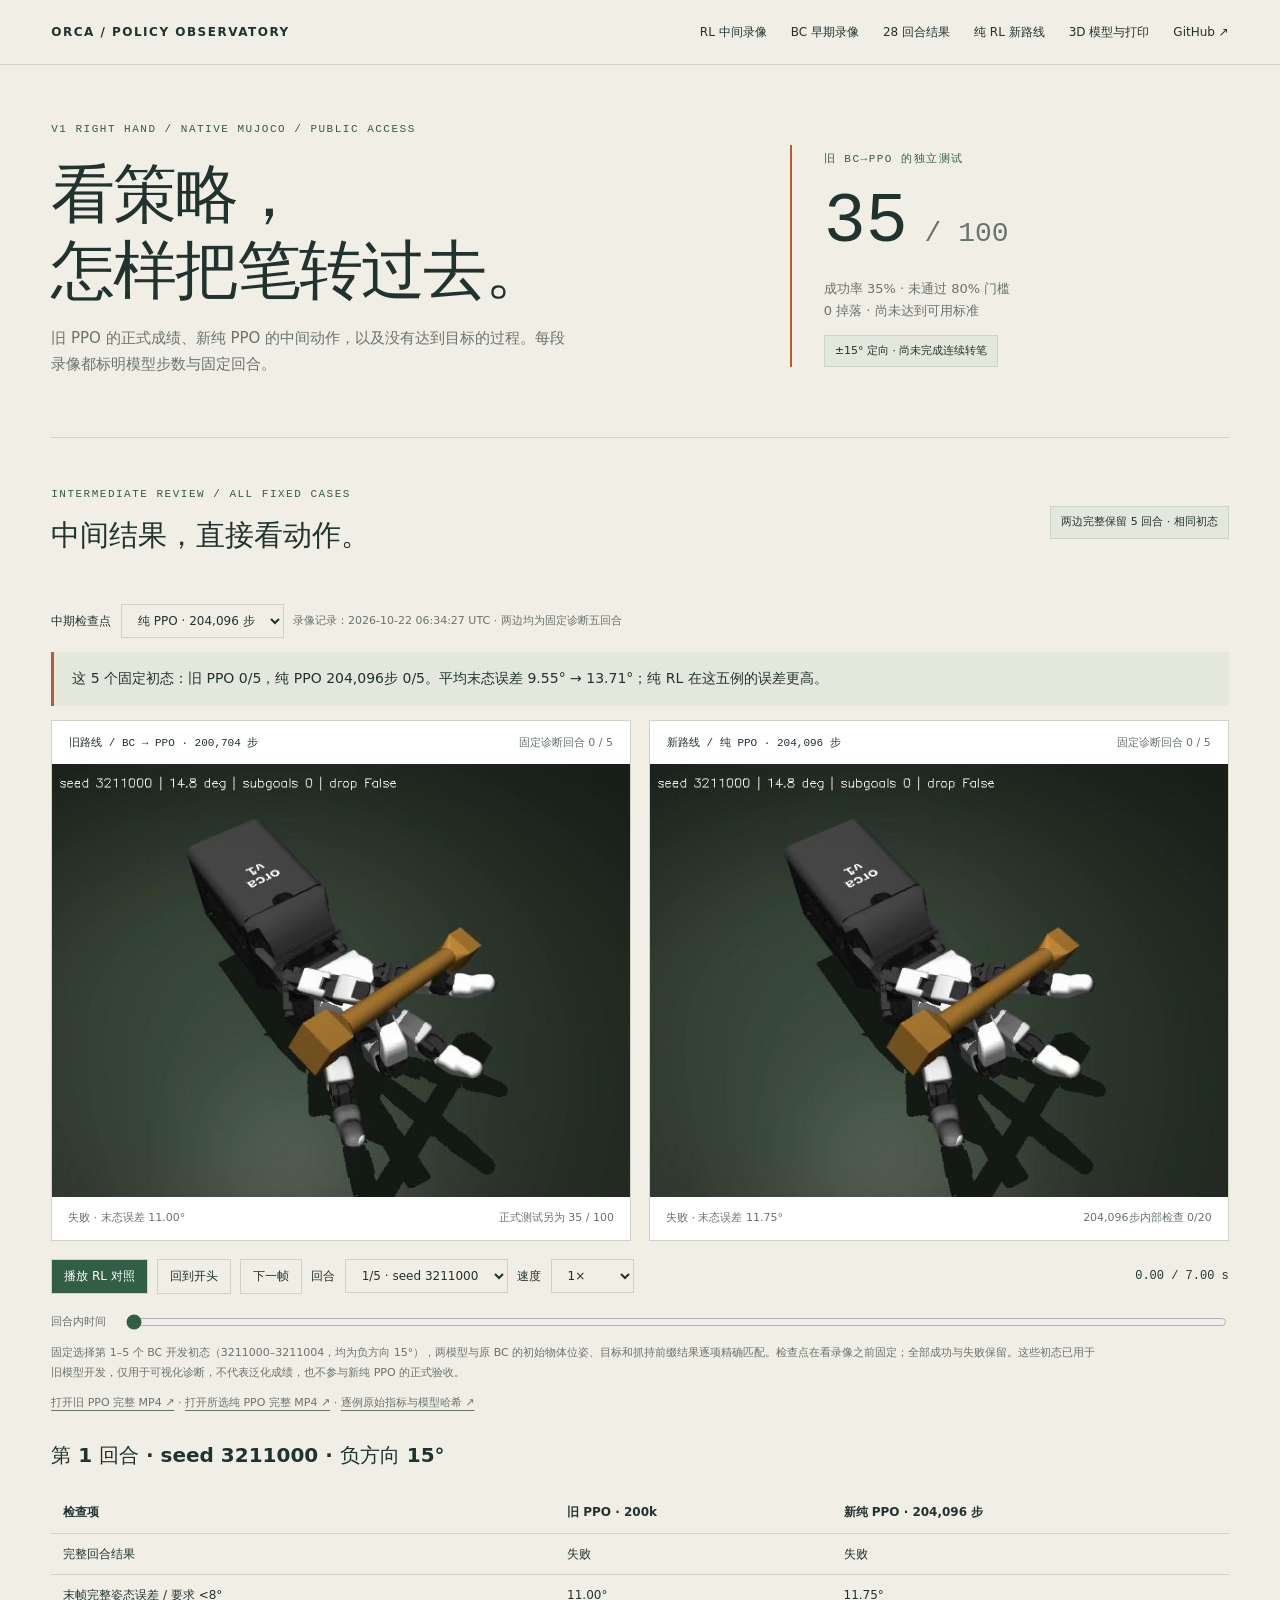
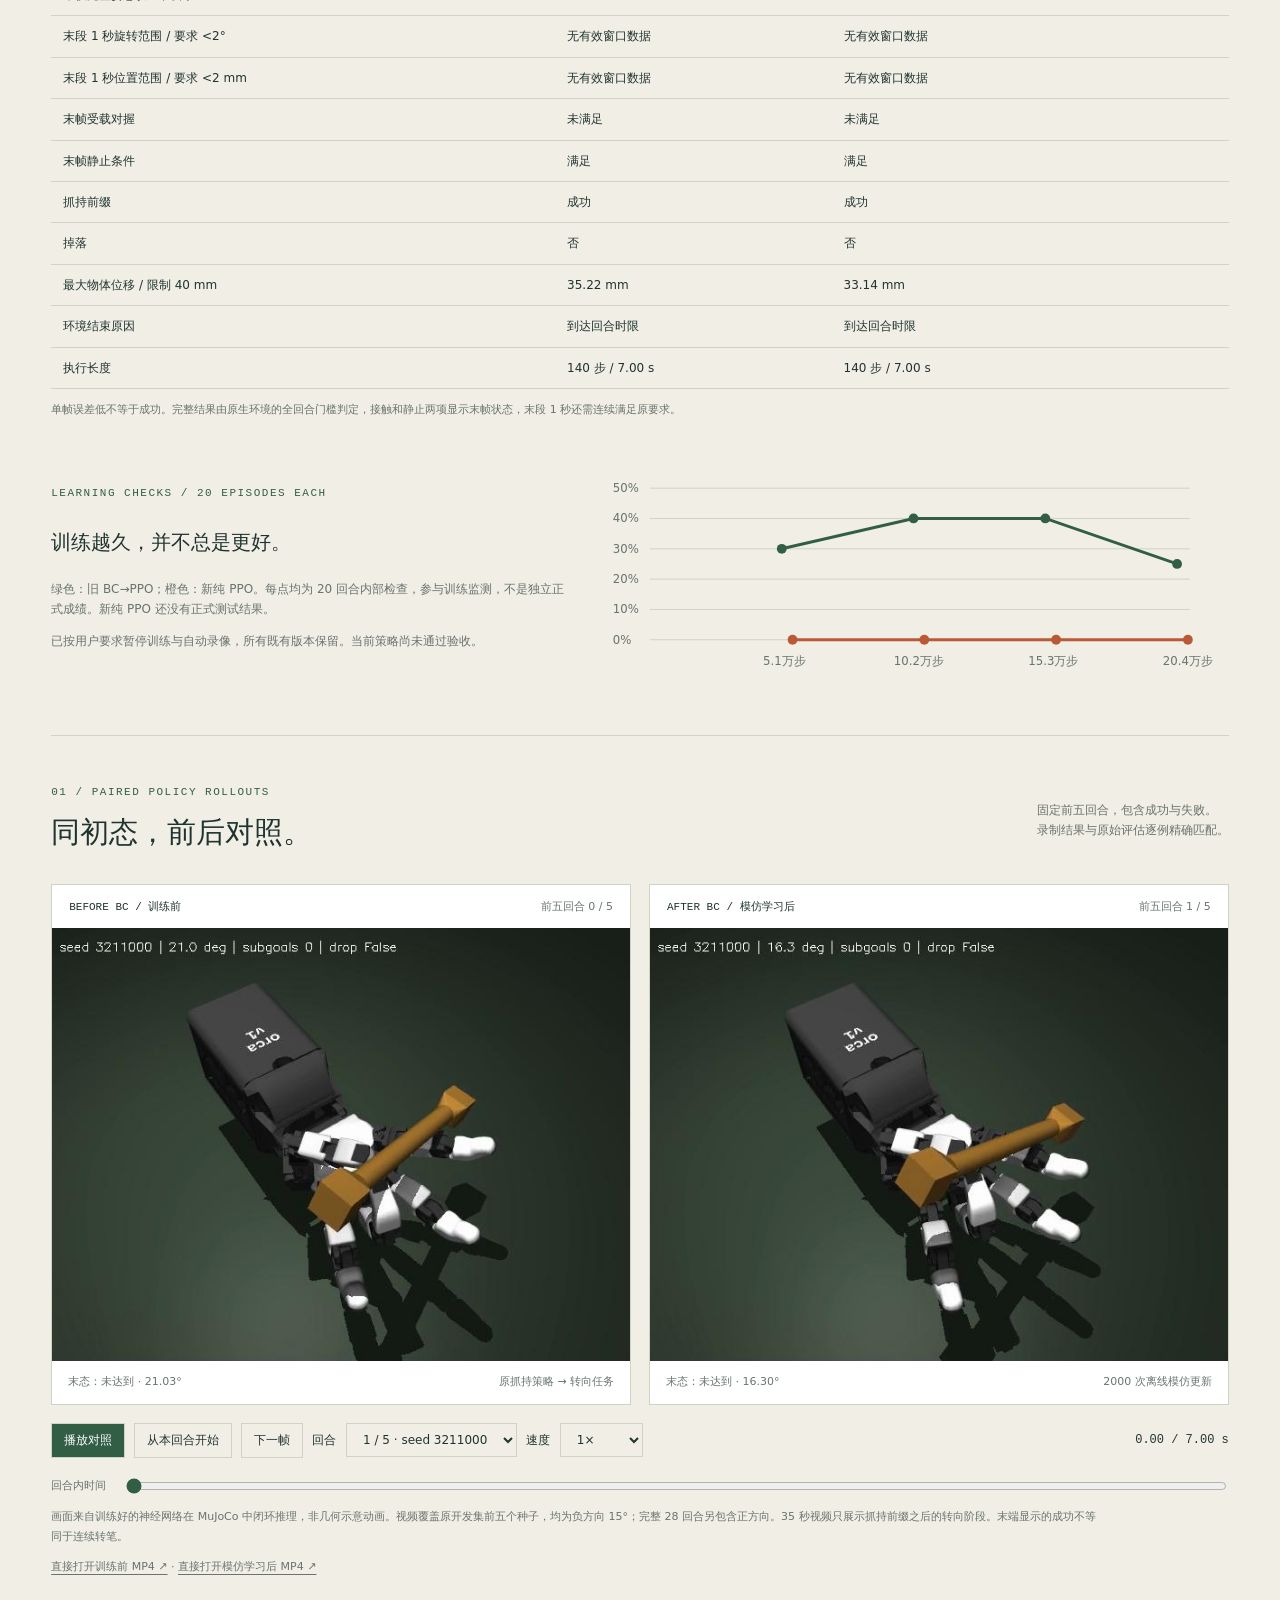
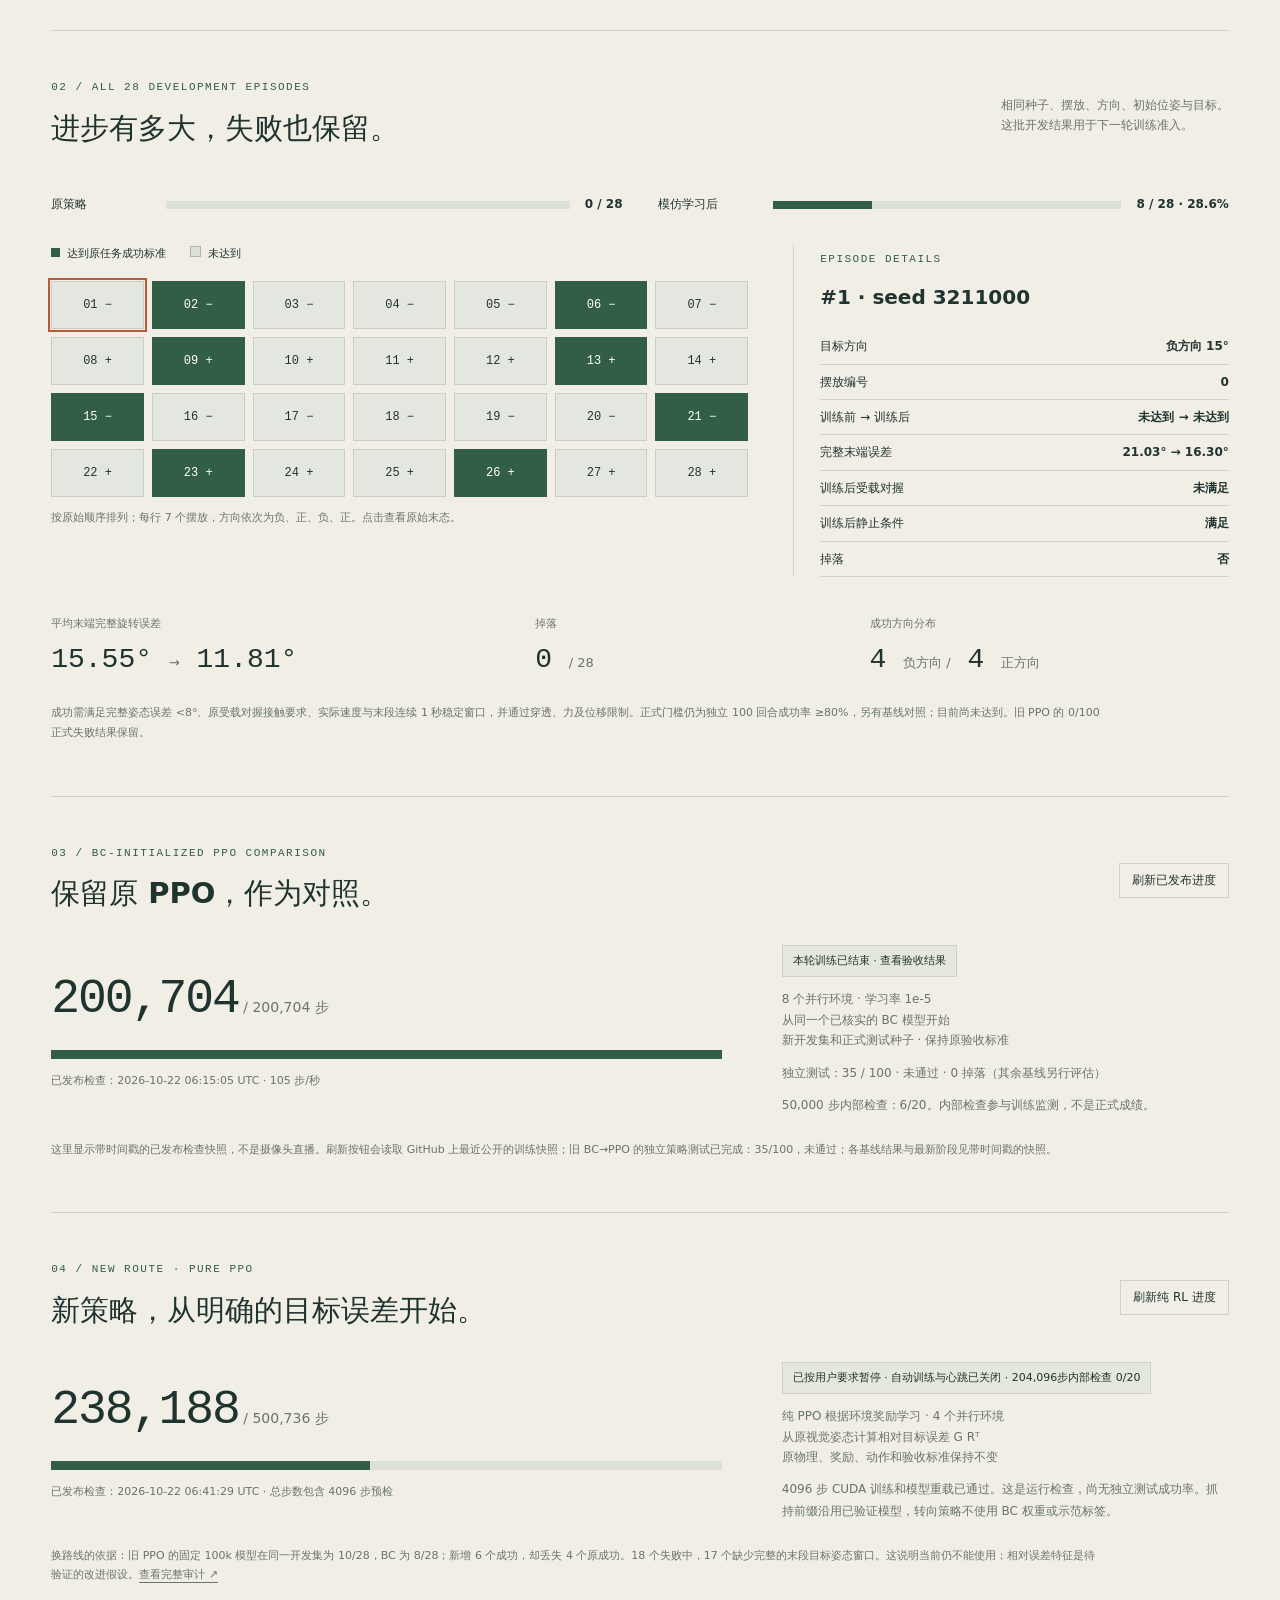
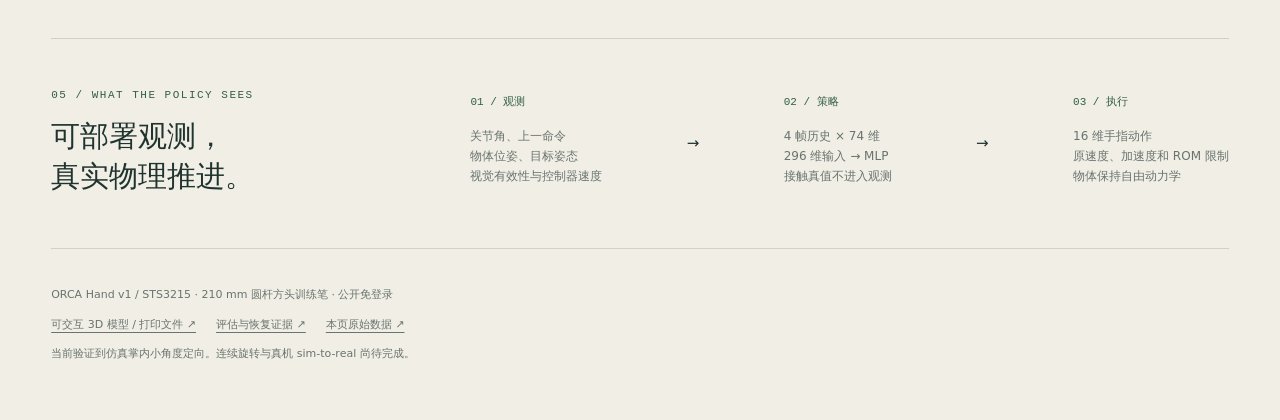
<file: docs/sim2real/policy.html>
<!doctype html>
<html lang="zh-CN">
<head><meta charset="utf-8"><meta name="viewport" content="width=device-width,initial-scale=1"><meta name="description" content="ORCA Hand v1真实仿真策略录像：模仿学习前后同初态对照、28回合开发结果和PPO训练进度。公开免登录。"><title>ORCA v1 · 策略观察室</title><link rel="stylesheet" href="policy.css"></head>
<body>
<nav><a class="brand" href="policy.html">ORCA / POLICY OBSERVATORY</a><div><a href="#review">RL 中间录像</a><a href="#replay">BC 早期录像</a><a href="#results">28 回合结果</a><a href="#pure">纯 RL 新路线</a><a href="index.html#objects">3D 模型与打印</a><a href="https://github.com/George121380/ORCA_Hand_Feetech_Version">GitHub ↗</a></div></nav>
<main>
<header><div><div class="eyebrow">V1 RIGHT HAND / NATIVE MUJOCO / PUBLIC ACCESS</div><h1>看策略，<br>怎样把笔转过去。</h1><p>旧 PPO 的正式成绩、新纯 PPO 的中间动作，以及没有达到目标的过程。每段录像都标明模型步数与固定回合。</p></div><aside class="milestone"><span class="eyebrow">旧 BC→PPO 的独立测试</span><strong><span id="success">35</span><small> / 100</small></strong><p>成功率 35% · 未通过 80% 门槛<br>0 掉落 · 尚未达到可用标准</p><span class="pill">±15° 定向 · 尚未完成连续转笔</span></aside></header>
<section id="review">
<div class="section-title"><div><span class="eyebrow">INTERMEDIATE REVIEW / ALL FIXED CASES</span><h2>中间结果，直接看动作。</h2></div><span class="pill">两边完整保留 5 回合 · 相同初态</span></div>
<div class="controls"><label>中期检查点 <select id="reviewSnapshot" aria-label="选择纯PPO中期检查点" disabled><option>正在加载检查点</option></select></label><span id="reviewRecorded" class="caption"></span></div>
<p id="reviewSummary" class="review-verdict">正在加载中间结果。</p>
<div class="players"><figure><figcaption><span>旧路线 / BC → PPO · 200,704 步</span><b>固定诊断回合 0 / 5</b></figcaption><video id="reviewOld" playsinline muted preload="metadata" poster="ppo200k-review.jpg" aria-label="旧PPO二十万步固定五回合录像"><source src="ppo200k-review.mp4" type="video/mp4"></video><div class="video-footer"><span id="reviewOldResult">正在加载</span><span>正式测试另为 35 / 100</span></div></figure><figure><figcaption><span id="reviewPureLabel">新路线 / 纯 PPO · 64,096 步</span><b id="reviewPureCount">固定诊断回合 0 / 5</b></figcaption><video id="reviewPure" playsinline muted preload="metadata" poster="pure64k-review.jpg" aria-label="新纯PPO64096步固定五回合录像"><source src="pure64k-review.mp4" type="video/mp4"></video><div class="video-footer"><span id="reviewPureResult">正在加载</span><span id="reviewPureCheck">54,096 步内部检查 0 / 20</span></div></figure></div>
<div class="controls"><button id="reviewPlay" class="primary" disabled>播放 RL 对照</button><button id="reviewRestart" disabled>回到开头</button><button id="reviewFrame" disabled>下一帧</button><label>回合 <select id="reviewEpisode" aria-label="选择固定RL诊断回合" disabled></select></label><label>速度 <select id="reviewSpeed" disabled><option value="0.25">0.25×</option><option value="0.5">0.5×</option><option value="1" selected>1×</option></select></label><output id="reviewClock">0.00 / 7.00 s</output></div>
<label class="timeline">回合内时间 <input id="reviewSeek" type="range" min="0" max="7" step="0.05" value="0" disabled aria-label="RL诊断回合内时间"></label>
<p class="caption">固定选择第 1–5 个 BC 开发初态（3211000–3211004，均为负方向 15°），两模型与原 BC 的初始物体位姿、目标和抓持前缀结果逐项精确匹配。检查点在看录像之前固定；全部成功与失败保留。这些初态已用于旧模型开发，仅用于可视化诊断，不代表泛化成绩，也不参与新纯 PPO 的正式验收。</p>
<p class="caption"><a href="ppo200k-review.mp4">打开旧 PPO 完整 MP4 ↗</a> · <a id="reviewDownload" href="pure64k-review.mp4">打开所选纯 PPO 完整 MP4 ↗</a> · <a id="reviewRaw" href="intermediate-policy-review.json">逐例原始指标与模型哈希 ↗</a></p><p id="reviewError" role="status"></p>
<div class="review-details"><h3 id="reviewCaseTitle">回合明细</h3><div class="review-table-wrap"><table class="review-table"><thead><tr><th>检查项</th><th>旧 PPO · 200k</th><th id="reviewPureHeading">新纯 PPO · 64k</th></tr></thead><tbody id="reviewRows"></tbody></table></div><p class="caption">单帧误差低不等于成功。完整结果由原生环境的全回合门槛判定，接触和静止两项显示末帧状态，末段 1 秒还需连续满足原要求。</p></div>
<div class="review-learning"><div><span class="eyebrow">LEARNING CHECKS / 20 EPISODES EACH</span><h3>训练越久，并不总是更好。</h3><p>绿色：旧 BC→PPO；橙色：新纯 PPO。每点均为 20 回合内部检查，参与训练监测，不是独立正式成绩。新纯 PPO 还没有正式测试结果。</p><p id="reviewNext">保留各检查点的相同五回合录像，便于比较。</p></div><div id="reviewChart"></div></div>
</section>

<section id="replay" class="replay">
<div class="section-title"><div><span class="eyebrow">01 / PAIRED POLICY ROLLOUTS</span><h2>同初态，前后对照。</h2></div><p>固定前五回合，包含成功与失败。<br>录制结果与原始评估逐例精确匹配。</p></div>
<div class="players"><figure><figcaption><span>BEFORE BC / 训练前</span><b>前五回合 0 / 5</b></figcaption><video id="before" playsinline muted preload="auto" poster="bc-before-poster.jpg" aria-label="模仿学习前固定五回合仿真录像"><source src="bc-before-first5.mp4" type="video/mp4"></video><div class="video-footer"><span id="beforeResult">正在加载回合结果</span><span>原抓持策略 → 转向任务</span></div></figure><figure><figcaption><span>AFTER BC / 模仿学习后</span><b>前五回合 1 / 5</b></figcaption><video id="after" playsinline muted preload="auto" poster="bc-after-poster.jpg" aria-label="模仿学习后固定五回合仿真录像"><source src="bc-after-first5.mp4" type="video/mp4"></video><div class="video-footer"><span id="afterResult">正在加载回合结果</span><span>2000 次离线模仿更新</span></div></figure></div>
<div class="controls"><button id="play" class="primary">播放对照</button><button id="restart">从本回合开始</button><button id="frame">下一帧</button><label>回合 <select id="episode" aria-label="选择固定前五回合"></select></label><label>速度 <select id="speed"><option value="0.25">0.25×</option><option value="0.5">0.5×</option><option value="1" selected>1×</option><option value="2">2×</option></select></label><output id="clock">0.00 / 7.00 s</output></div>
<label class="timeline">回合内时间 <input id="seek" type="range" min="0" max="6.95" step="0.05" value="0" aria-label="回合内时间"></label>
<p class="caption">画面来自训练好的神经网络在 MuJoCo 中闭环推理，非几何示意动画。视频覆盖原开发集前五个种子，均为负方向 15°；完整 28 回合另包含正方向。35 秒视频只展示抓持前缀之后的转向阶段。末端显示的成功不等同于连续转笔。</p><p class="caption"><a href="bc-before-first5.mp4">直接打开训练前 MP4 ↗</a> · <a href="bc-after-first5.mp4">直接打开模仿学习后 MP4 ↗</a></p><p id="videoError" role="status" hidden></p>
</section>
<section id="results">
<div class="section-title"><div><span class="eyebrow">02 / ALL 28 DEVELOPMENT EPISODES</span><h2>进步有多大，失败也保留。</h2></div><p>相同种子、摆放、方向、初始位姿与目标。<br>这批开发结果用于下一轮训练准入。</p></div>
<div class="comparison"><div><span>原策略</span><div class="bar"><i style="width:0%"></i></div><b>0 / 28</b></div><div><span>模仿学习后</span><div class="bar"><i style="width:28.5714%"></i></div><b>8 / 28 · 28.6%</b></div></div>
<div class="results-layout"><div><div class="legend"><span class="key passed">达到原任务成功标准</span><span class="key failed">未达到</span></div><div id="matrix" class="matrix" aria-label="全部28个开发回合"></div><p class="caption">按原始顺序排列；每行 7 个摆放，方向依次为负、正、负、正。点击查看原始末态。</p></div><aside class="detail"><span class="eyebrow">EPISODE DETAILS</span><h3 id="detailTitle">开发回合</h3><div id="detailRows"></div></aside></div>
<div class="metrics"><div><span>平均末端完整旋转误差</span><strong>15.55° <small>→</small> 11.81°</strong></div><div><span>掉落</span><strong>0 <small>/ 28</small></strong></div><div><span>成功方向分布</span><strong>4 <small>负方向 /</small> 4 <small>正方向</small></strong></div></div>
<p class="caption">成功需满足完整姿态误差 &lt;8°、原受载对握接触要求、实际速度与末段连续 1 秒稳定窗口，并通过穿透、力及位移限制。正式门槛仍为独立 100 回合成功率 ≥80%，另有基线对照；目前尚未达到。旧 PPO 的 0/100 正式失败结果保留。</p>
</section>
<section id="training"><div class="section-title"><div><span class="eyebrow">03 / BC-INITIALIZED PPO COMPARISON</span><h2>保留原 PPO，作为对照。</h2></div><button id="refresh">刷新已发布进度</button></div><div class="training"><div><div class="training-number"><strong id="steps">200,704</strong><span> / 200,704 步</span></div><progress id="progress" max="200704" value="200704">100%</progress><p id="trainingTime" class="caption">检查时间：2026-10-22 06:03 UTC</p></div><aside><span id="trainingStatus" class="pill">训练结束 · 基线评估中</span><p>8 个并行环境 · 学习率 1e-5<br>从同一个已核实的 BC 模型开始<br>新开发集和正式测试种子 · 保持原验收标准</p><p id="formalComparison"><b>独立测试：35 / 100 · 未通过</b><br>0 掉落 · 成功率要求 ≥80%</p><p id="internal" class="caption">50,000 步内部检查：6/20。内部检查参与训练监测，不是正式成绩。</p></aside></div><p class="caption">这里显示带时间戳的已发布检查快照，不是摄像头直播。刷新按钮会读取 GitHub 上最近公开的训练快照；旧 BC→PPO 的独立策略测试已完成：35/100，未通过；各基线结果与最新阶段见带时间戳的快照。</p></section>
<section id="pure"><div class="section-title"><div><span class="eyebrow">04 / NEW ROUTE · PURE PPO</span><h2>新策略，从明确的目标误差开始。</h2></div><button id="refreshPure">刷新纯 RL 进度</button></div><div class="training"><div><div class="training-number"><strong id="pureSteps">52,224</strong><span> / 500,736 步</span></div><progress id="pureProgress" max="500736" value="52224">10.4%</progress><p id="pureTime" class="caption">检查时间：2026-10-22 06:01 UTC · 含 4096 步预检</p></div><aside><span id="pureStatus" class="pill">新建 actor / critic · 未复制 BC 权重</span><p>纯 PPO 根据环境奖励学习 · 4 个并行环境<br>从原视觉姿态计算相对目标误差 G Rᵀ<br>原物理、奖励、动作和验收标准保持不变</p><p class="caption">4096 步 CUDA 训练和模型重载已通过。这是运行检查，尚无独立测试成功率。抓持前缀沿用已验证模型，转向策略不使用 BC 权重或示范标签。</p></aside></div><p class="caption">换路线的依据：旧 PPO 的固定 100k 模型在同一开发集为 10/28，BC 为 8/28；新增 6 个成功，却丢失 4 个原成功。18 个失败中，17 个缺少完整的末段目标姿态窗口。这说明当前仍不能使用；相对误差特征是待验证的改进假设。<a href="https://github.com/George121380/ORCA_Hand_Feetech_Version/blob/main/docs/sim2real/rotation-v1-ppo100k-audit.json">查看完整审计 ↗</a></p></section><section class="method"><div><span class="eyebrow">05 / WHAT THE POLICY SEES</span><h2>可部署观测，<br>真实物理推进。</h2></div><div class="flow"><article><b>01 / 观测</b><p>关节角、上一命令<br>物体位姿、目标姿态<br>视觉有效性与控制器速度</p></article><span>→</span><article><b>02 / 策略</b><p>4 帧历史 × 74 维<br>296 维输入 → MLP<br>接触真值不进入观测</p></article><span>→</span><article><b>03 / 执行</b><p>16 维手指动作<br>原速度、加速度和 ROM 限制<br>物体保持自由动力学</p></article></div></section>
<footer><p>ORCA Hand v1 / STS3215 · 210 mm 圆杆方头训练笔 · 公开免登录</p><div><a href="index.html#objects">可交互 3D 模型 / 打印文件 ↗</a><a href="https://github.com/George121380/ORCA_Hand_Feetech_Version/blob/main/docs/sim2real/rotation-v1-imitation-pilot.json">评估与恢复证据 ↗</a><a href="bc-policy-view.json">本页原始数据 ↗</a></div><p>当前验证到仿真掌内小角度定向。连续旋转与真机 sim-to-real 尚待完成。</p></footer>
</main><script src="policy.js"></script><script src="review.js"></script></body></html>
</file>
<file: docs/sim2real/style.css>
:root{--bg:#f1eee6;--ink:#20342f;--muted:#66756c;--line:#cdd3c5;--green:#335e46;--orange:#d56a3b}*{box-sizing:border-box}html{scroll-behavior:smooth}body{margin:0;background:var(--bg);color:var(--ink);font:16px/1.75 system-ui,-apple-system,sans-serif}a{color:inherit}nav{display:flex;justify-content:space-between;align-items:center;border-bottom:1px solid var(--line);padding:20px 5vw;font-size:13px}.brand{font-weight:800;letter-spacing:2px}nav div{display:flex;gap:26px}nav a{text-decoration:none}.wrap{max-width:1320px;margin:auto;padding:0 5vw}header{padding:55px 0 35px;display:grid;grid-template-columns:1.2fr 1fr;gap:50px}.eyebrow{font:12px ui-monospace,monospace;letter-spacing:2px;color:var(--green)}h1{font-size:clamp(42px,5.7vw,78px);line-height:1.13;letter-spacing:-3px;font-weight:550;margin:22px 0}h1 i{font-style:normal;color:var(--green)}header p{max-width:530px;color:var(--muted)}.status{align-self:end;border-left:2px solid var(--orange);padding-left:24px;margin-bottom:10px}.status strong{font-size:24px}.status p{font-size:14px}.badge{font-size:11px;border:1px solid var(--line);padding:5px 9px;display:inline-block}.lab{border:1px solid var(--line);display:grid;grid-template-columns:1.9fr 1fr;background:#e6e9df}.viewport{position:relative;min-height:480px;overflow:hidden;background:radial-gradient(ellipse at center,#eff2e6,#d9dfd2)}canvas{width:100%;height:100%;min-height:480px;display:block;cursor:grab;touch-action:none}.label{position:absolute;left:24px;top:19px;font:11px ui-monospace;color:#5e7567;pointer-events:none}.viewnote{position:absolute;bottom:18px;left:24px;font-size:12px;color:#536b5d;pointer-events:none}.inspector{padding:30px;border-left:1px solid var(--line)}h2{font-size:30px;font-weight:550;margin:10px 0 20px;line-height:1.4}h3{font-size:19px;margin:15px 0 6px}.tabs{display:flex;gap:6px;margin-bottom:20px}button{font:inherit;cursor:pointer;border:1px solid var(--line);background:transparent;color:var(--ink);padding:8px 16px}button.active,button:hover{background:var(--green);color:#fff}.facts{margin:20px 0}.facts p{border-bottom:1px solid var(--line);display:flex;justify-content:space-between;margin:0;padding:8px 0;font-size:13px}.small{font-size:13px;color:var(--muted)}input[type=range]{width:100%;accent-color:var(--green)}.downloads{display:flex;gap:12px;flex-wrap:wrap;font-size:13px;margin-top:16px}.downloads a{border-bottom:1px solid var(--ink);text-decoration:none}.section{padding:70px 0;border-bottom:1px solid var(--line)}.sectionhead{display:grid;grid-template-columns:1fr 1fr;gap:40px;margin-bottom:25px}.sectionhead p{font-size:14px;color:var(--muted)}.flow{display:grid;grid-template-columns:repeat(5,1fr);border:1px solid var(--line)}.flow article{padding:23px 17px;border-right:1px solid var(--line);position:relative}.flow article:last-child{border:0}.flow article:not(:last-child):after{content:'→';position:absolute;right:-9px;top:45%;background:var(--bg);z-index:1}.num{font:12px ui-monospace;color:var(--orange)}.flow p{font-size:13px;color:var(--muted)}.split{display:grid;grid-template-columns:1fr 1fr;gap:40px}.diagram{background:var(--ink);color:#e9ecde;padding:30px;display:flex;align-items:center}.diagram svg{width:100%;height:auto}li{padding:8px 0}.code{background:#e3e5db;padding:20px;font:12px/1.8 ui-monospace;overflow:auto;white-space:pre-wrap;word-break:break-word}.callout{border-left:3px solid var(--orange);padding:8px 20px;font-size:14px}.stages{display:grid;grid-template-columns:repeat(3,1fr);gap:20px;margin-top:35px}.stages article{border-top:2px solid var(--green);padding-top:15px}.stages p{font-size:14px;color:var(--muted)}.footer{padding:35px 0 50px;font-size:12px;color:var(--muted)}.sources{display:flex;gap:20px;flex-wrap:wrap}.toggle{display:flex;gap:8px;align-items:center;font-size:13px;margin:12px 0}#readout{font:11px ui-monospace;color:var(--green);min-height:20px}#boot{color:#9c4228}@media(max-width:800px){header,.lab,.split,.sectionhead{grid-template-columns:1fr}.inspector{border-left:0;border-top:1px solid var(--line)}header{gap:12px}.flow{grid-template-columns:1fr}.flow article{border-right:0;border-bottom:1px solid var(--line)}.flow article:not(:last-child):after{display:none}.stages{grid-template-columns:1fr}.viewport,canvas{min-height:360px}.section{padding:45px 0}nav div{gap:12px}nav{font-size:11px}.brand{letter-spacing:0}}

.scaleviews figure{margin:0}.scaleviews img{display:block;width:100%;height:auto}.scaleviews figcaption{padding-top:12px}.scaleviews{margin:26px 0}

@media(max-width:800px){nav{align-items:flex-start;gap:12px}nav div{flex-wrap:wrap;justify-content:flex-end;gap:6px 12px}}

.sizebuttons{flex-wrap:wrap}.sizebuttons button{padding:6px 12px}
</file>
<file: docs/sim2real/policy.css>
:root{--paper:#f1eee6;--ink:#20342f;--muted:#68746d;--line:#cdd3c5;--green:#335e46;--accent:#ba5937;--soft:#e4e7dc}*{box-sizing:border-box}html{scroll-behavior:smooth}body{margin:0;background:var(--paper);color:var(--ink);font:15px/1.7 system-ui,-apple-system,"PingFang SC",sans-serif}a{color:inherit;text-underline-offset:4px}nav{padding:22px 4vw;display:flex;justify-content:space-between;align-items:center;border-bottom:1px solid var(--line);gap:25px}nav a{text-decoration:none;font-size:12px}nav div{display:flex;gap:24px}.brand{font-weight:800;letter-spacing:1.5px}main{max-width:1360px;margin:auto;padding:0 4vw}header{display:grid;grid-template-columns:1.5fr 1fr;gap:80px;align-items:center;padding:55px 0 45px}.eyebrow{font:11px/1.7 ui-monospace,monospace;letter-spacing:1.5px;color:var(--green)}h1{font-size:clamp(40px,5vw,68px);font-weight:560;line-height:1.18;letter-spacing:-2px;margin:18px 0}header p{max-width:520px;color:var(--muted)}.milestone{border-left:2px solid var(--accent);padding-left:32px}.milestone strong{display:block;font:70px/1.2 ui-monospace,monospace;font-weight:500;margin:10px 0}.milestone strong small{font-size:28px;color:var(--muted)}.milestone p{font-size:13px}.pill{font-size:11px;padding:6px 10px;background:var(--soft);border:1px solid var(--line);display:inline-block}section{padding:42px 0;border-top:1px solid var(--line)}.section-title{display:flex;justify-content:space-between;gap:30px;align-items:center;margin-bottom:22px}.section-title p{font-size:12px;color:var(--muted)}h2{font-size:29px;font-weight:550;line-height:1.4;margin:9px 0}h3{font-size:20px;font-weight:550}.players{display:grid;grid-template-columns:1fr 1fr;gap:18px}figure{margin:0;background:#fff;border:1px solid var(--line);overflow:hidden}figcaption{display:flex;justify-content:space-between;padding:14px 17px;font:11px ui-monospace,monospace;gap:15px}figcaption b{font-family:system-ui;font-weight:500;color:var(--muted)}video{width:100%;aspect-ratio:4/3;display:block;background:#161d19;object-fit:contain}.video-footer{display:flex;justify-content:space-between;gap:12px;padding:12px 16px;font-size:11px;color:var(--muted)}.controls{display:flex;align-items:center;gap:9px;flex-wrap:wrap;padding-top:18px}button,select{background:transparent;color:var(--ink);border:1px solid var(--line);padding:8px 12px;font-family:inherit;font-size:12px;line-height:1.4;cursor:pointer;border-radius:0}button:hover,button:focus-visible,button.primary{background:var(--green);color:#fff}button:focus-visible,select:focus-visible,input:focus-visible{outline:2px solid var(--accent);outline-offset:3px}.controls label{font-size:12px;white-space:nowrap}.controls select{margin-left:6px}output{margin-left:auto;font:12px ui-monospace,monospace}.timeline{font-size:11px;color:var(--muted);display:flex;align-items:center;gap:18px;margin:18px 0 0}input[type=range]{flex:1;accent-color:var(--green);cursor:pointer}.caption{font-size:11px;line-height:1.8;color:var(--muted);max-width:1050px}.comparison{display:grid;grid-template-columns:1fr 1fr;gap:35px;padding:15px 0 30px}.comparison>div{display:grid;grid-template-columns:100px 1fr auto;gap:15px;align-items:center;font-size:12px}.bar{height:8px;background:#dce1d5}.bar i{height:100%;display:block;background:var(--green)}.results-layout{display:grid;grid-template-columns:1.6fr 1fr;gap:45px}.legend{display:flex;gap:24px;font-size:11px;margin-bottom:18px}.key:before{content:"";width:9px;height:9px;display:inline-block;margin-right:7px}.key.passed:before{background:var(--green)}.key.failed:before{background:#dce1d5;border:1px solid #aeb9aa}.matrix{display:grid;grid-template-columns:repeat(7,1fr);gap:8px}.case{padding:14px 4px;text-align:center;background:#e4e7df;font:12px/1.3 ui-monospace,monospace;border:1px solid #c7d0c1;min-height:48px}.case.pass{background:var(--green);color:white;border-color:var(--green)}.case.selected{outline:2px solid var(--accent);outline-offset:1px}.detail{border-left:1px solid var(--line);padding-left:26px}.detail h3{margin:10px 0 15px}.detail-row{display:flex;justify-content:space-between;gap:18px;padding:7px 0;border-bottom:1px solid var(--line);font-size:12px}.metrics{display:grid;grid-template-columns:1.5fr 1fr 1.2fr;gap:35px;margin:33px 0 20px}.metrics span{font-size:11px;color:var(--muted)}.metrics strong{display:block;font:28px/1.7 ui-monospace,monospace}.metrics small{font:13px system-ui;color:var(--muted)}.training{display:grid;grid-template-columns:1.5fr 1fr;gap:60px;align-items:center}.training-number strong{font:48px ui-monospace,monospace;letter-spacing:-2px}.training-number span{font-size:14px;color:var(--muted)}progress{width:100%;height:9px;appearance:none;display:block;margin:24px 0 12px;background:#dce1d5}progress::-webkit-progress-bar{background:#dce1d5}progress::-webkit-progress-value{background:var(--green)}progress::-moz-progress-bar{background:var(--green)}.training aside p{font-size:12px;color:var(--muted)}.method{display:grid;grid-template-columns:1fr 2fr;gap:40px;align-items:center}.flow{display:flex;gap:20px;align-items:center;justify-content:space-between}.flow b{font:11px ui-monospace,monospace;color:var(--green)}.flow p{font-size:12px;color:var(--muted)}footer{padding:26px 0 45px;border-top:1px solid var(--line);color:var(--muted);font-size:11px}footer div{display:flex;flex-wrap:wrap;gap:20px}[hidden]{display:none!important}#videoError{color:var(--accent)}@media(max-width:850px){header{gap:25px}.players,.results-layout,.training,.method{grid-template-columns:1fr}.players{gap:24px}.section-title{align-items:flex-start}.comparison{grid-template-columns:1fr;gap:16px}.metrics{gap:15px;grid-template-columns:1fr 1fr}.detail{border-left:0;padding:15px 0 0}.flow{flex-wrap:wrap;justify-content:flex-start}.flow>span{display:none}nav div{gap:13px;flex-wrap:wrap}.brand{max-width:140px;font-size:11px}header{grid-template-columns:1fr;padding:35px 0}.milestone strong{font-size:52px}.milestone{margin-top:5px}.milestone p br{display:none}.section-title p{max-width:150px}.training-number strong{font-size:40px}main{padding:0 5vw}.metrics strong{font-size:23px}}@media(prefers-reduced-motion:reduce){html{scroll-behavior:auto}}

.review-verdict{padding:15px 18px;border-left:3px solid var(--accent);background:var(--soft);font-size:14px}.review-details{margin-top:25px}.review-table-wrap{overflow:auto}.review-table{border-collapse:collapse;width:100%;font-size:12px;text-align:left}.review-table th,.review-table td{padding:10px 12px;border-bottom:1px solid var(--line);font-weight:400}.review-table thead th{font-weight:650}.review-learning{display:grid;grid-template-columns:1fr 1.2fr;gap:30px;align-items:center;margin-top:30px}.review-learning p{font-size:12px;color:var(--muted)}#reviewChart svg{width:100%;height:auto}#reviewError{color:var(--accent);font-size:12px}@media(max-width:850px){.review-learning{grid-template-columns:1fr}.review-table{min-width:530px}}
</file>
